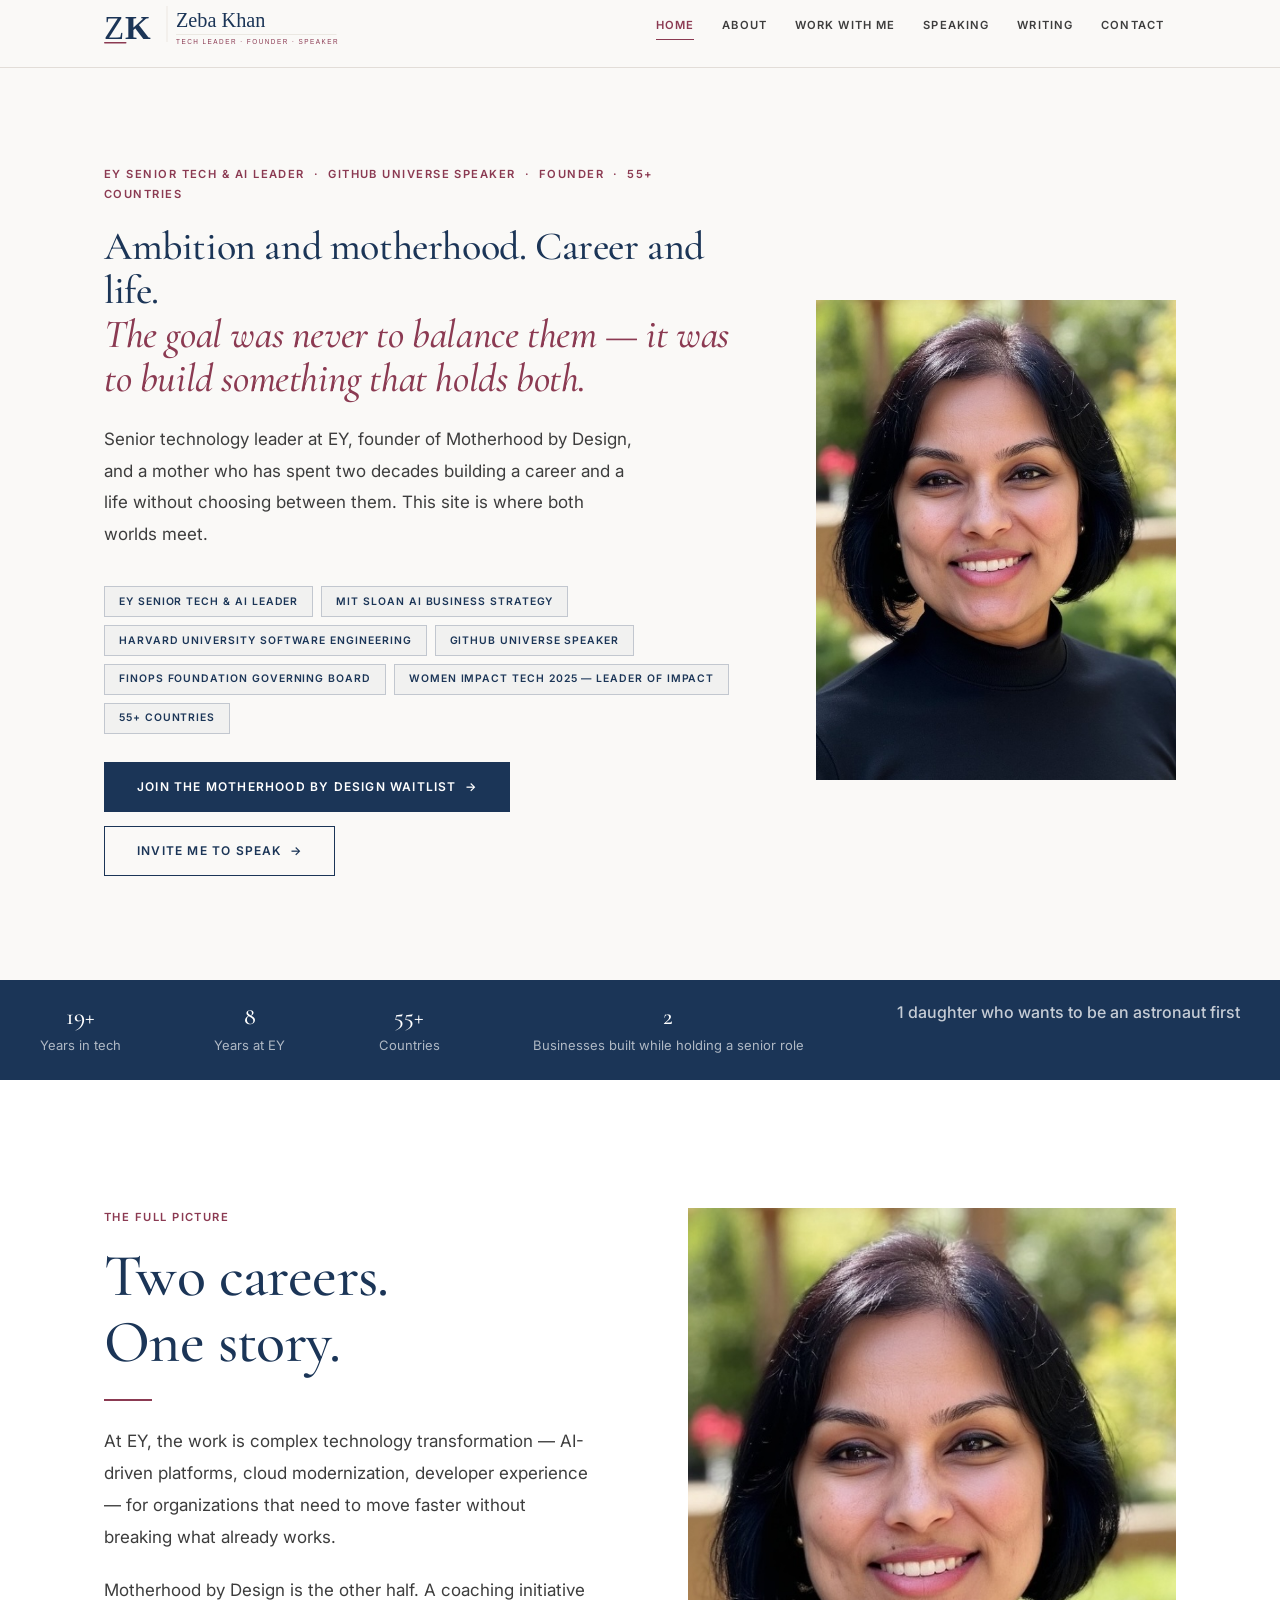
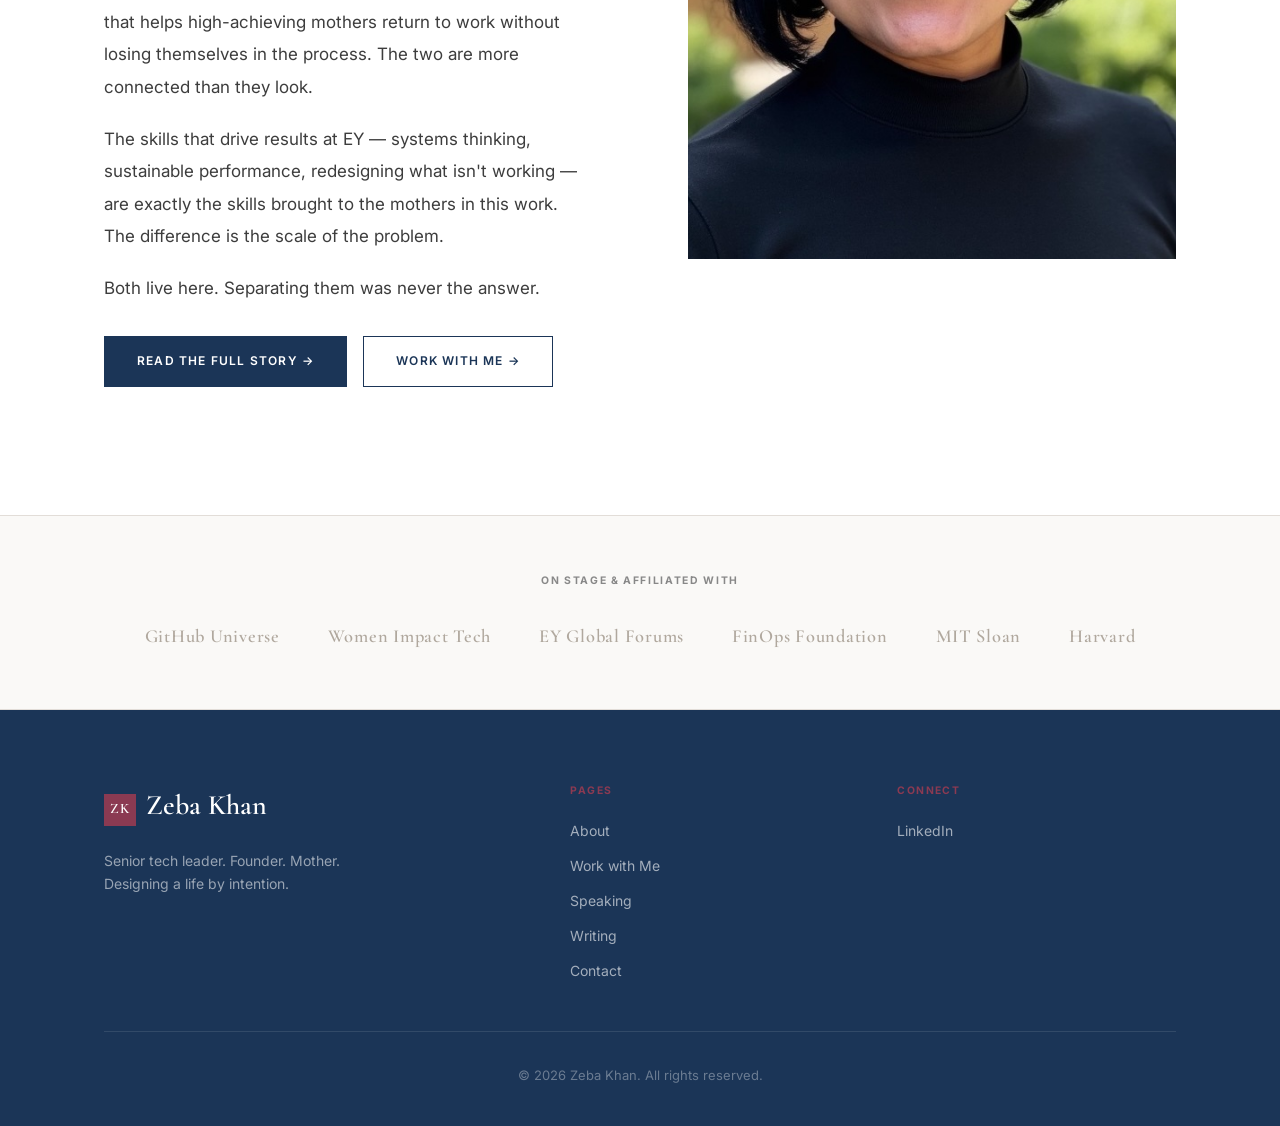
<file: index.html>
<!DOCTYPE html>
<html lang="en">
<head>
  <meta charset="UTF-8">
  <meta name="viewport" content="width=device-width, initial-scale=1.0">
  <title>Zeba Khan — Senior Tech Leader, Founder & Speaker</title>
  <meta name="description" content="EY Senior Tech & AI Leader, founder of Motherhood by Design, GitHub Universe speaker. Building work and life with intention.">

  <!-- Open Graph -->
  <meta property="og:type" content="website">
  <meta property="og:site_name" content="Zeba Khan">
  <meta property="og:title" content="Zeba Khan — Tech Leader · Founder · Speaker">
  <meta property="og:description" content="EY Senior Tech & AI Leader, founder of Motherhood by Design, GitHub Universe speaker. Building work and life with intention.">
  <meta property="og:url" content="https://auravivegroup.com">
  <meta property="og:image" content="/images/og-image.jpg">
  <meta name="twitter:card" content="summary_large_image">

  <!-- Fonts -->
  <link rel="preconnect" href="https://fonts.googleapis.com">
  <link rel="preconnect" href="https://fonts.gstatic.com" crossorigin>
  <link href="https://fonts.googleapis.com/css2?family=Cormorant+Garamond:ital,wght@0,400;0,500;0,600;1,400;1,500&family=Inter:wght@400;500;600&display=swap" rel="stylesheet">
  <link rel="stylesheet" href="css/styles.css">
</head>
<body>

<!-- ======================== NAV ======================== -->
<nav class="nav" role="navigation" aria-label="Main navigation">
  <div class="container">
    <div class="nav__inner">
      <a href="index.html" class="nav__logo">
          <svg xmlns="http://www.w3.org/2000/svg" viewBox="0 0 340 64" height="40" aria-label="Zeba Khan — Tech Leader · Founder · Speaker">
            <text style="font-size:44px;font-weight:200;font-family:Georgia,serif;fill:#1B3557;letter-spacing:-3px" x="0" y="52">Z</text>
            <rect x="0" y="56" width="30" height="2" rx="1" fill="#8B3A52"/>
            <text style="font-size:44px;font-weight:700;font-family:Georgia,serif;fill:#1B3557;letter-spacing:-3px" x="28" y="52">K</text>
            <line x1="84" y1="8" x2="84" y2="56" stroke="#D0CABE" stroke-width="0.5"/>
            <text style="font-size:27px;font-weight:300;font-family:Georgia,serif;fill:#1B3557" x="96" y="36">Zeba Khan</text>
            <line x1="96" y1="46" x2="310" y2="46" stroke="#D0CABE" stroke-width="0.5"/>
            <text style="font-size:8.5px;font-family:sans-serif;fill:#8B3A52;letter-spacing:2px" x="96" y="58">TECH LEADER · FOUNDER · SPEAKER</text>
          </svg>
        </a>
      <ul class="nav__links" role="list">
        <li><a href="index.html">Home</a></li>
        <li><a href="about.html">About</a></li>
        <li><a href="work-with-me.html">Work with Me</a></li>
        <li><a href="speaking.html">Speaking</a></li>
        <li><a href="writing.html">Writing</a></li>
        <li><a href="contact.html">Contact</a></li>
      </ul>
      <button class="nav__toggle" aria-label="Open navigation menu" aria-expanded="false" aria-controls="mobile-menu">
        <span></span><span></span><span></span>
      </button>
    </div>
  </div>
</nav>

<!-- Mobile menu -->
<div class="nav__mobile" id="mobile-menu" role="navigation" aria-label="Mobile navigation">
  <a href="index.html">Home</a>
  <a href="about.html">About</a>
  <a href="work-with-me.html">Work with Me</a>
  <a href="speaking.html">Speaking</a>
  <a href="writing.html">Writing</a>
  <a href="contact.html">Contact</a>
</div>

<!-- ======================== PAGE CONTENT ======================== -->
<main class="page-content">

  <!-- HERO -->
  <section class="hero">
    <div class="container">
      <div class="hero__grid">

        <div class="hero__content">
          <span class="eyebrow hero__eyebrow">EY Senior Tech &amp; AI Leader &nbsp;·&nbsp; GitHub Universe Speaker &nbsp;·&nbsp; Founder &nbsp;·&nbsp; 55+ Countries</span>

          <h1 class="hero__headline">
            Ambition and motherhood. Career and life.<br>
            <em style="color: var(--rose); font-style: italic;">The goal was never to balance them — it was to build something that holds both.</em>
          </h1>

          <p class="hero__sub">
            Senior technology leader at EY, founder of Motherhood by Design, and a mother who has spent two decades building a career and a life without choosing between them. This site is where both worlds meet.
          </p>

          <!-- Credential pills -->
          <div class="pills">
            <span class="pill">EY Senior Tech &amp; AI Leader</span>
            <span class="pill">MIT Sloan AI Business Strategy</span>
            <span class="pill">Harvard University Software Engineering</span>
            <span class="pill">GitHub Universe Speaker</span>
            <span class="pill">FinOps Foundation Governing Board</span>
            <span class="pill">Women Impact Tech 2025 — Leader of Impact</span>
            <span class="pill">55+ Countries</span>
          </div>

          <div class="hero__actions">
            <a href="work-with-me.html" class="btn btn--primary">Join the Motherhood by Design waitlist &nbsp;→</a>
            <a href="contact.html" class="btn btn--outline">Invite me to speak &nbsp;→</a>
          </div>
        </div>

        <!-- Hero image -->
        <div class="hero__image">
          <div class="img-frame img-frame--portrait">
            <img src="images/zeba-portrait.jpg" alt="Zeba Khan">
          </div>
        </div>

      </div>
    </div>
  </section>

  <!-- BY THE NUMBERS — Stat strip -->
  <div class="stat-strip" aria-label="Highlights by the numbers">
    <div class="stat-strip__inner">
      <div class="stat-strip__item"><strong>19+</strong>Years in tech</div>
      <div class="stat-strip__item"><strong>8</strong>Years at EY</div>
      <div class="stat-strip__item"><strong>55+</strong>Countries</div>
      <div class="stat-strip__item"><strong>2</strong>Businesses built while holding a senior role</div>
      <div class="stat-strip__item">
        <strong style="font-size: 1rem; font-family: var(--font-body); color: rgba(255,255,255,0.75);">1 daughter who wants to be an astronaut first</strong>
      </div>
    </div>
  </div>

  <!-- INTRO — Two careers. One story. -->
  <section class="intro section">
    <div class="container">
      <div class="intro__grid">

        <div class="intro__text">
          <span class="eyebrow mb-3" style="display:block; margin-bottom: 1rem;">The full picture</span>
          <h2>Two careers.<br>One story.</h2>
          <div class="divider" style="margin: 1.5rem 0;"></div>

          <p>At EY, the work is complex technology transformation — AI-driven platforms, cloud modernization, developer experience — for organizations that need to move faster without breaking what already works.</p>

          <p>Motherhood by Design is the other half. A coaching initiative that helps high-achieving mothers return to work without losing themselves in the process. The two are more connected than they look.</p>

          <p>The skills that drive results at EY — systems thinking, sustainable performance, redesigning what isn't working — are exactly the skills brought to the mothers in this work. The difference is the scale of the problem.</p>

          <p>Both live here. Separating them was never the answer.</p>

          <div style="margin-top: 2rem; display: flex; flex-wrap: wrap; gap: 1rem;">
            <a href="about.html" class="btn btn--primary">Read the full story →</a>
            <a href="work-with-me.html" class="btn btn--outline">Work with me →</a>
          </div>
        </div>

        <!-- Intro image -->
        <div class="intro__image">
          <div class="img-frame img-frame--portrait">
            <img src="images/zeba-portrait.jpg" alt="Zeba Khan">
          </div>
        </div>

      </div>
    </div>
  </section>

  <!-- FEATURED IN / AS SEEN ON -->
  <div class="featured-strip">
    <div class="container">
      <p class="featured-strip__label">On stage &amp; affiliated with</p>
      <div class="featured-strip__logos">
        <span class="featured-strip__logo">GitHub Universe</span>
        <span class="featured-strip__logo">Women Impact Tech</span>
        <span class="featured-strip__logo">EY Global Forums</span>
        <span class="featured-strip__logo">FinOps Foundation</span>
        <span class="featured-strip__logo">MIT Sloan</span>
        <span class="featured-strip__logo">Harvard</span>
      </div>
    </div>
  </div>

</main>

<!-- ======================== FOOTER ======================== -->
<footer class="footer">
  <div class="container">
    <div class="footer__top">
      <div>
        <a href="index.html" class="footer__logo"><span class="footer__logo-mark">ZK</span><p class="footer__name">Zeba Khan</p></a>
        <p class="footer__tagline">Senior tech leader. Founder. Mother.<br>Designing a life by intention.</p>
      </div>
      <div>
        <span class="footer__col-label">Pages</span>
        <nav class="footer__nav-links" aria-label="Footer navigation">
          <a href="about.html">About</a>
          <a href="work-with-me.html">Work with Me</a>
          <a href="speaking.html">Speaking</a>
          <a href="writing.html">Writing</a>
          <a href="contact.html">Contact</a>
        </nav>
      </div>
      <div>
        <span class="footer__col-label">Connect</span>
        <div class="footer__social-links">
          <a href="https://linkedin.com/in/zeba-khan1" target="_blank" rel="noopener noreferrer">LinkedIn</a>
        </div>
      </div>
    </div>
    <div class="footer__bottom">
      <p>&copy; 2026 Zeba Khan. All rights reserved.</p>
    </div>
  </div>
</footer>

<script src="js/main.js"></script>
</body>
</html>
</file>
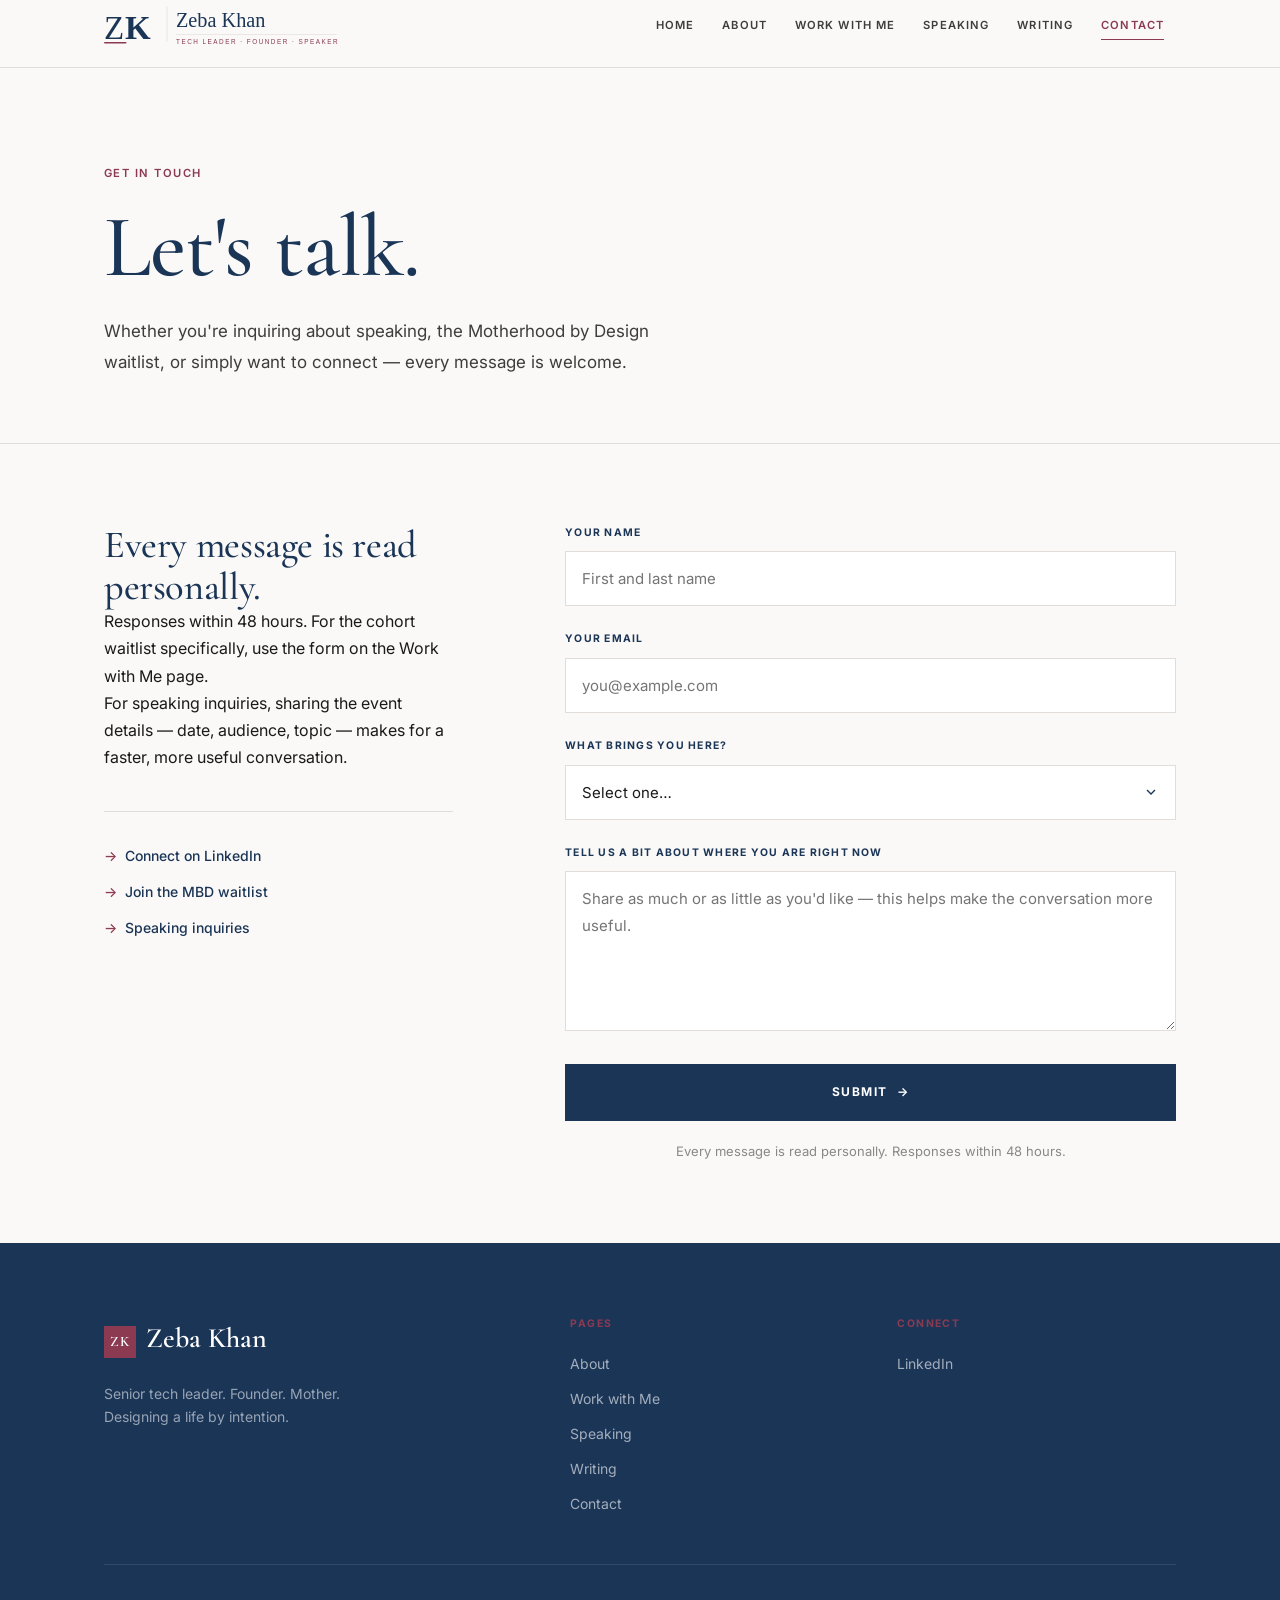
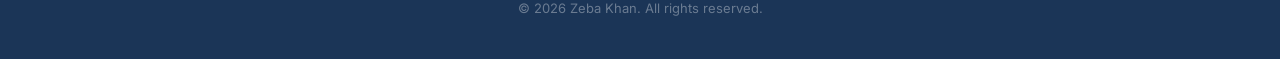
<file: contact.html>
<!DOCTYPE html>
<html lang="en">
<head>
  <meta charset="UTF-8">
  <meta name="viewport" content="width=device-width, initial-scale=1.0">
  <title>Contact — Zeba Khan</title>
  <meta name="description" content="Get in touch for speaking inquiries, the Motherhood by Design waitlist, or to connect.">

  <!-- Open Graph -->
  <meta property="og:type" content="website">
  <meta property="og:site_name" content="Zeba Khan">
  <meta property="og:title" content="Contact Zeba Khan — Tech Leader · Founder · Speaker">
  <meta property="og:description" content="Speaking inquiries, the Motherhood by Design waitlist, or to connect. Every message is read personally.">
  <meta property="og:url" content="https://auravivegroup.com/contact.html">
  <meta property="og:image" content="/images/og-image.jpg">
  <meta name="twitter:card" content="summary_large_image">

  <!-- Fonts -->
  <link rel="preconnect" href="https://fonts.googleapis.com">
  <link rel="preconnect" href="https://fonts.gstatic.com" crossorigin>
  <link href="https://fonts.googleapis.com/css2?family=Cormorant+Garamond:ital,wght@0,400;0,500;0,600;1,400;1,500&family=Inter:wght@400;500;600&display=swap" rel="stylesheet">
  <link rel="stylesheet" href="css/styles.css">
</head>
<body>

<!-- ======================== NAV ======================== -->
<nav class="nav" role="navigation" aria-label="Main navigation">
  <div class="container">
    <div class="nav__inner">
      <a href="index.html" class="nav__logo">
          <svg xmlns="http://www.w3.org/2000/svg" viewBox="0 0 340 64" height="40" aria-label="Zeba Khan — Tech Leader · Founder · Speaker">
            <text style="font-size:44px;font-weight:200;font-family:Georgia,serif;fill:#1B3557;letter-spacing:-3px" x="0" y="52">Z</text>
            <rect x="0" y="56" width="30" height="2" rx="1" fill="#8B3A52"/>
            <text style="font-size:44px;font-weight:700;font-family:Georgia,serif;fill:#1B3557;letter-spacing:-3px" x="28" y="52">K</text>
            <line x1="84" y1="8" x2="84" y2="56" stroke="#D0CABE" stroke-width="0.5"/>
            <text style="font-size:27px;font-weight:300;font-family:Georgia,serif;fill:#1B3557" x="96" y="36">Zeba Khan</text>
            <line x1="96" y1="46" x2="310" y2="46" stroke="#D0CABE" stroke-width="0.5"/>
            <text style="font-size:8.5px;font-family:sans-serif;fill:#8B3A52;letter-spacing:2px" x="96" y="58">TECH LEADER · FOUNDER · SPEAKER</text>
          </svg>
        </a>
      <ul class="nav__links" role="list">
        <li><a href="index.html">Home</a></li>
        <li><a href="about.html">About</a></li>
        <li><a href="work-with-me.html">Work with Me</a></li>
        <li><a href="speaking.html">Speaking</a></li>
        <li><a href="writing.html">Writing</a></li>
        <li><a href="contact.html">Contact</a></li>
      </ul>
      <button class="nav__toggle" aria-label="Open navigation menu" aria-expanded="false" aria-controls="mobile-menu">
        <span></span><span></span><span></span>
      </button>
    </div>
  </div>
</nav>

<div class="nav__mobile" id="mobile-menu" role="navigation" aria-label="Mobile navigation">
  <a href="index.html">Home</a>
  <a href="about.html">About</a>
  <a href="work-with-me.html">Work with Me</a>
  <a href="speaking.html">Speaking</a>
  <a href="writing.html">Writing</a>
  <a href="contact.html">Contact</a>
</div>

<!-- ======================== PAGE CONTENT ======================== -->
<main class="page-content">

  <!-- PAGE HEADER -->
  <header class="page-header">
    <div class="container">
      <span class="eyebrow" style="margin-bottom: 1rem; display: block;">Get in touch</span>
      <h1>Let's talk.</h1>
      <p class="page-header__sub">Whether you're inquiring about speaking, the Motherhood by Design waitlist, or simply want to connect — every message is welcome.</p>
    </div>
  </header>

  <!-- CONTACT LAYOUT -->
  <div class="container">
    <div class="contact-layout">

      <!-- Left: info -->
      <aside>
        <h3>Every message is read personally.</h3>
        <p>Responses within 48 hours. For the cohort waitlist specifically, use the form on the Work with Me page.</p>
        <p>For speaking inquiries, sharing the event details — date, audience, topic — makes for a faster, more useful conversation.</p>

        <div class="contact-social">
          <a href="https://linkedin.com/in/zeba-khan1" target="_blank" rel="noopener noreferrer">Connect on LinkedIn</a>
          <a href="work-with-me.html">Join the MBD waitlist</a>
          <a href="speaking.html">Speaking inquiries</a>
        </div>
      </aside>

      <!-- Right: form -->
      <div>
        <!--
          FORMSPREE SETUP:
          1. Go to formspree.io and create a free account
          2. Create a new form and copy your form ID
          3. Replace YOUR_FORMSPREE_ID in the action URL below
             e.g. action="https://formspree.io/f/abcdefgh"
        -->
        <form
          class="contact-form js-contact-form"
          action="https://formspree.io/f/mdaybpdd"
          method="POST"
          novalidate
        >
          <!-- Name -->
          <div class="form-group">
            <label class="form-label" for="name">Your name</label>
            <input
              class="form-input"
              type="text"
              id="name"
              name="name"
              placeholder="First and last name"
              required
              autocomplete="name"
            >
          </div>

          <!-- Email -->
          <div class="form-group">
            <label class="form-label" for="email">Your email</label>
            <input
              class="form-input"
              type="email"
              id="email"
              name="email"
              placeholder="you@example.com"
              required
              autocomplete="email"
            >
          </div>

          <!-- What brings you here -->
          <div class="form-group">
            <label class="form-label" for="inquiry">What brings you here?</label>
            <select class="form-select" id="inquiry" name="inquiry" required>
              <option value="" disabled selected>Select one…</option>
              <option value="cohort">Cohort application</option>
              <option value="speaking">Speaking inquiry</option>
              <option value="connection">General connection</option>
              <option value="other">Other</option>
            </select>
          </div>

          <!-- Tell me about where you are -->
          <div class="form-group">
            <label class="form-label" for="message">Tell us a bit about where you are right now</label>
            <textarea
              class="form-textarea"
              id="message"
              name="message"
              placeholder="Share as much or as little as you'd like — this helps make the conversation more useful."
              required
            ></textarea>
          </div>

          <!-- Hidden honeypot for spam -->
          <input type="text" name="_gotcha" style="display:none">

          <button type="submit" class="form-submit">Submit &nbsp;→</button>

          <!-- Status message (populated by JS) -->
          <p class="form-note js-form-status">Every message is read personally. Responses within 48 hours.</p>
        </form>
      </div>

    </div>
  </div>

</main>

<!-- ======================== FOOTER ======================== -->
<footer class="footer">
  <div class="container">
    <div class="footer__top">
      <div>
        <a href="index.html" class="footer__logo"><span class="footer__logo-mark">ZK</span><p class="footer__name">Zeba Khan</p></a>
        <p class="footer__tagline">Senior tech leader. Founder. Mother.<br>Designing a life by intention.</p>
      </div>
      <div>
        <span class="footer__col-label">Pages</span>
        <nav class="footer__nav-links" aria-label="Footer navigation">
          <a href="about.html">About</a>
          <a href="work-with-me.html">Work with Me</a>
          <a href="speaking.html">Speaking</a>
          <a href="writing.html">Writing</a>
          <a href="contact.html">Contact</a>
        </nav>
      </div>
      <div>
        <span class="footer__col-label">Connect</span>
        <div class="footer__social-links">
          <a href="https://linkedin.com/in/zeba-khan1" target="_blank" rel="noopener noreferrer">LinkedIn</a>
        </div>
      </div>
    </div>
    <div class="footer__bottom">
      <p>&copy; 2026 Zeba Khan. All rights reserved.</p>
    </div>
  </div>
</footer>

<script src="js/main.js"></script>
</body>
</html>
</file>
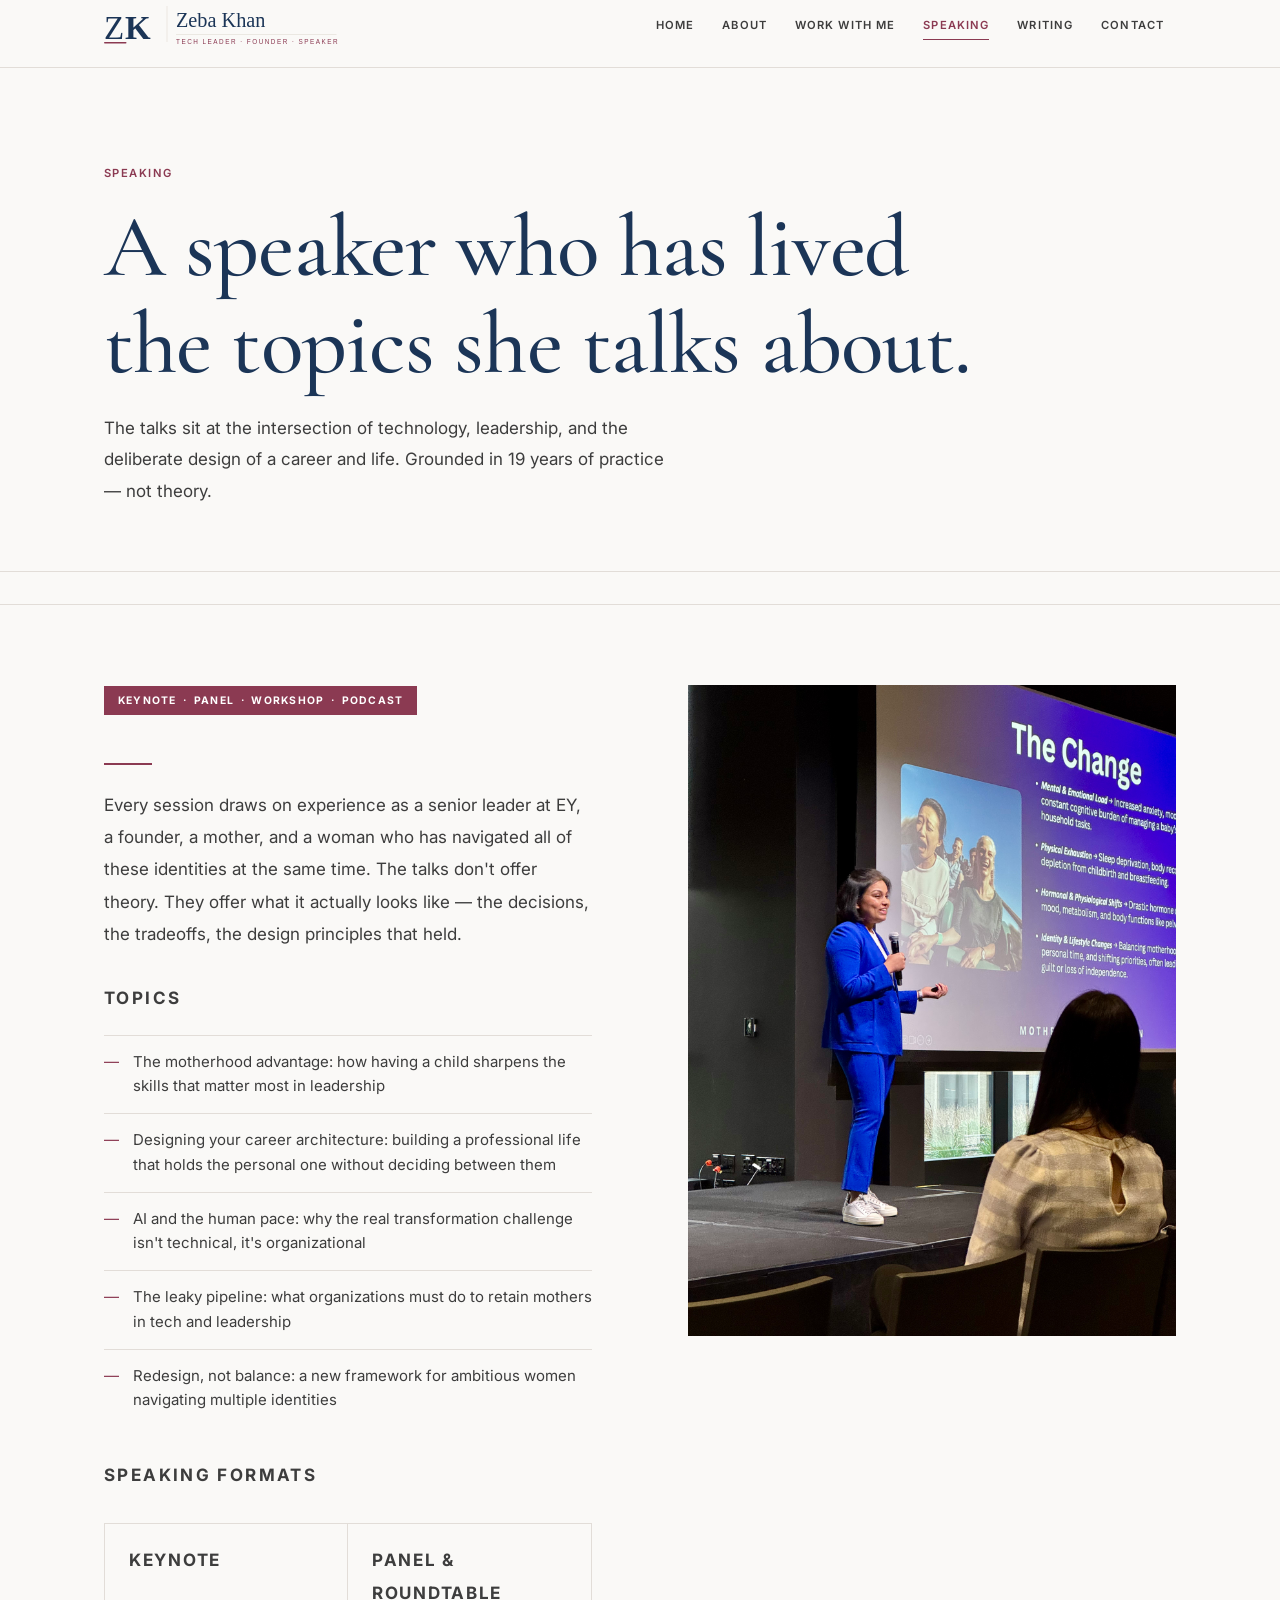
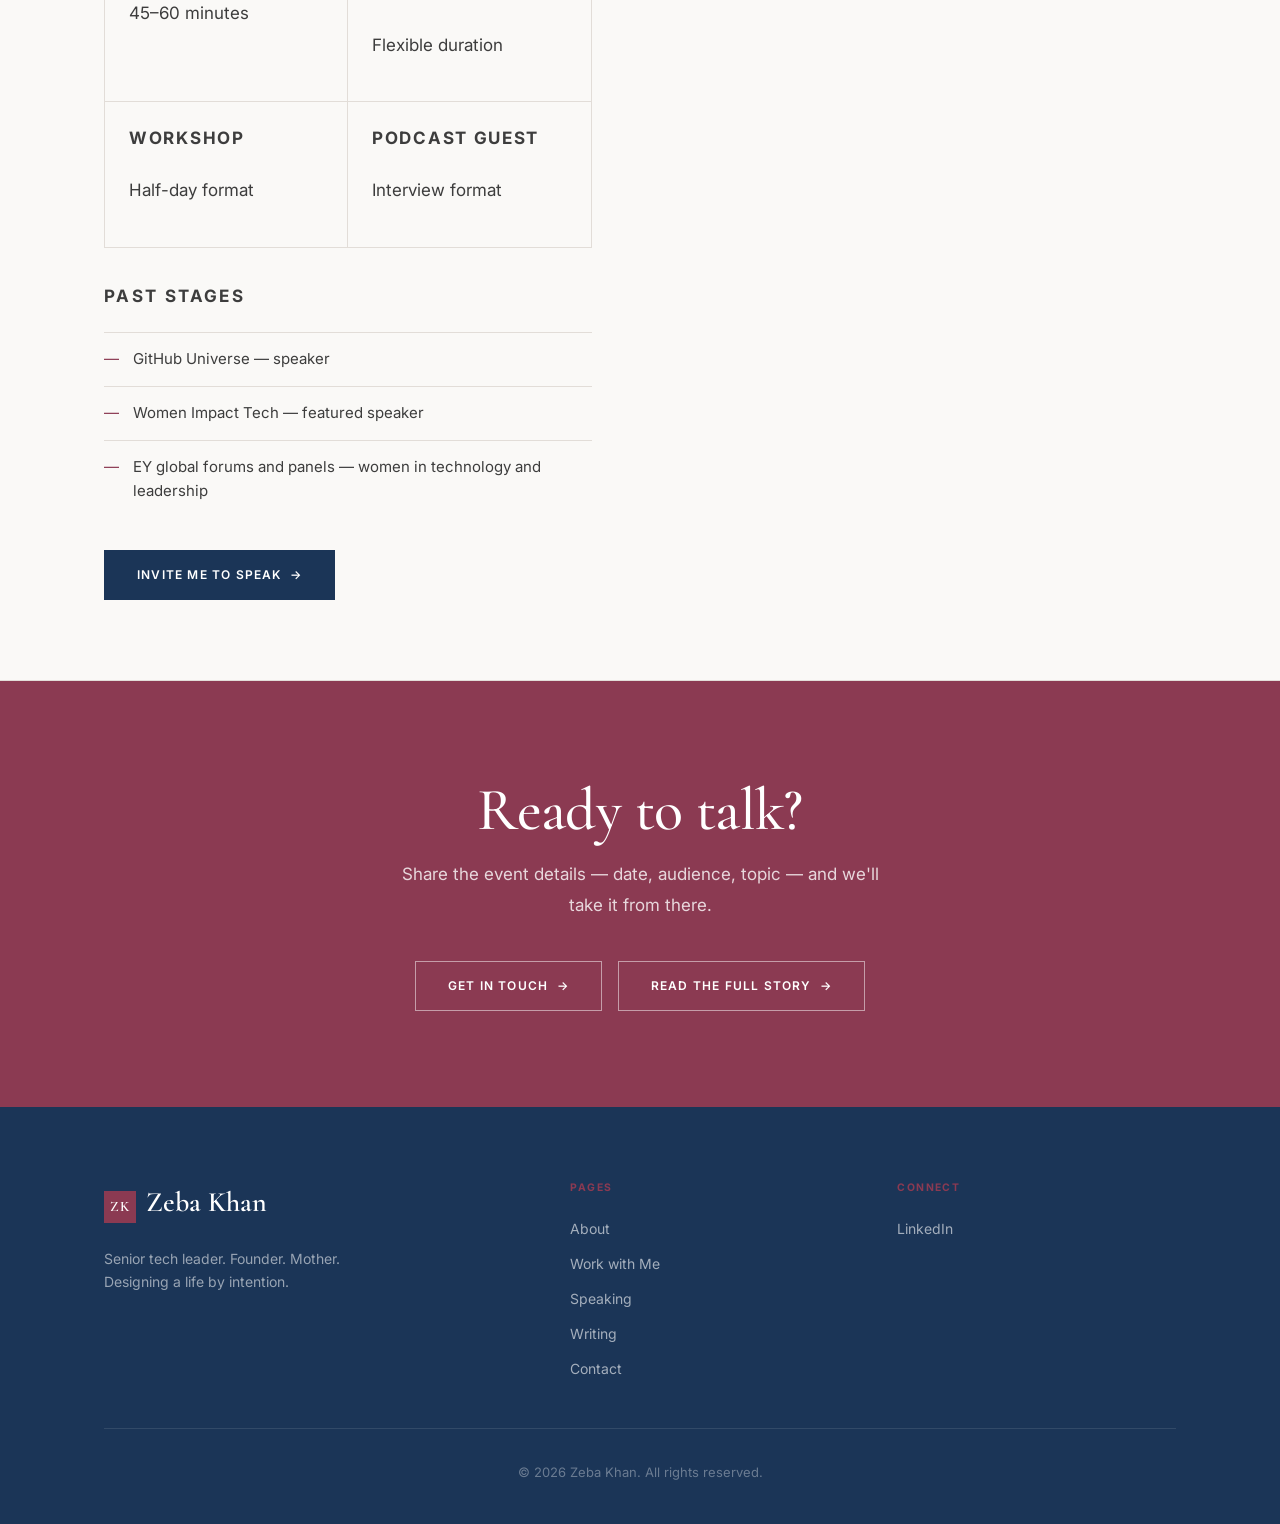
<file: speaking.html>
<!DOCTYPE html>
<html lang="en">
<head>
  <meta charset="UTF-8">
  <meta name="viewport" content="width=device-width, initial-scale=1.0">
  <title>Speaking — Zeba Khan · Keynotes, Panels, Workshops</title>
  <meta name="description" content="Keynote speaker on technology, leadership, and building a career and life by design. GitHub Universe speaker. Book Zeba for keynotes, panels, workshops, and podcast interviews.">

  <!-- Open Graph -->
  <meta property="og:type" content="website">
  <meta property="og:site_name" content="Zeba Khan">
  <meta property="og:title" content="Speaking — Zeba Khan · Keynotes, Panels, Workshops">
  <meta property="og:description" content="Keynote speaking on technology, leadership, and building a career and life by design. GitHub Universe speaker. Book Zeba for your next event.">
  <meta property="og:url" content="https://auravivegroup.com/speaking.html">
  <meta property="og:image" content="/images/og-image.jpg">
  <meta name="twitter:card" content="summary_large_image">

  <!-- Fonts -->
  <link rel="preconnect" href="https://fonts.googleapis.com">
  <link rel="preconnect" href="https://fonts.gstatic.com" crossorigin>
  <link href="https://fonts.googleapis.com/css2?family=Cormorant+Garamond:ital,wght@0,400;0,500;0,600;1,400;1,500&family=Inter:wght@400;500;600&display=swap" rel="stylesheet">
  <link rel="stylesheet" href="css/styles.css">
</head>
<body>

<!-- ======================== NAV ======================== -->
<nav class="nav" role="navigation" aria-label="Main navigation">
  <div class="container">
    <div class="nav__inner">
      <a href="index.html" class="nav__logo">
        <svg xmlns="http://www.w3.org/2000/svg" viewBox="0 0 340 64" height="40" aria-label="Zeba Khan — Tech Leader · Founder · Speaker">
          <text style="font-size:44px;font-weight:200;font-family:Georgia,serif;fill:#1B3557;letter-spacing:-3px" x="0" y="52">Z</text>
          <rect x="0" y="56" width="30" height="2" rx="1" fill="#8B3A52"/>
          <text style="font-size:44px;font-weight:700;font-family:Georgia,serif;fill:#1B3557;letter-spacing:-3px" x="28" y="52">K</text>
          <line x1="84" y1="8" x2="84" y2="56" stroke="#D0CABE" stroke-width="0.5"/>
          <text style="font-size:27px;font-weight:300;font-family:Georgia,serif;fill:#1B3557" x="96" y="36">Zeba Khan</text>
          <line x1="96" y1="46" x2="310" y2="46" stroke="#D0CABE" stroke-width="0.5"/>
          <text style="font-size:8.5px;font-family:sans-serif;fill:#8B3A52;letter-spacing:2px" x="96" y="58">TECH LEADER · FOUNDER · SPEAKER</text>
        </svg>
      </a>
      <ul class="nav__links" role="list">
        <li><a href="index.html">Home</a></li>
        <li><a href="about.html">About</a></li>
        <li><a href="work-with-me.html">Work with Me</a></li>
        <li><a href="speaking.html">Speaking</a></li>
        <li><a href="writing.html">Writing</a></li>
        <li><a href="contact.html">Contact</a></li>
      </ul>
      <button class="nav__toggle" aria-label="Open navigation menu" aria-expanded="false" aria-controls="mobile-menu">
        <span></span><span></span><span></span>
      </button>
    </div>
  </div>
</nav>

<div class="nav__mobile" id="mobile-menu" role="navigation" aria-label="Mobile navigation">
  <a href="index.html">Home</a>
  <a href="about.html">About</a>
  <a href="work-with-me.html">Work with Me</a>
  <a href="speaking.html">Speaking</a>
  <a href="writing.html">Writing</a>
  <a href="contact.html">Contact</a>
</div>

<!-- ======================== PAGE CONTENT ======================== -->
<main class="page-content">

  <!-- PAGE HEADER -->
  <header class="page-header">
    <div class="container">
      <span class="eyebrow" style="margin-bottom: 1rem; display: block;">Speaking</span>
      <h1>A speaker who has lived<br>the topics she talks about.</h1>
      <p class="page-header__sub">The talks sit at the intersection of technology, leadership, and the deliberate design of a career and life. Grounded in 19 years of practice — not theory.</p>
    </div>
  </header>

  <!-- SPEAKING SECTION -->
  <section class="wm-service" id="speaking">
    <div class="container">
      <div class="wm-service__grid">

        <!-- Image (left on desktop) -->
        <div style="order: 2;">
          <div class="img-frame img-frame--portrait">
            <img src="images/zeba-speaker.jpg" alt="Zeba Khan — Speaker">
          </div>
        </div>

        <!-- Content (right on desktop) -->
        <div class="wm-service__body" style="order: 1;">
          <span class="wm-service__tag">Keynote &nbsp;·&nbsp; Panel &nbsp;·&nbsp; Workshop &nbsp;·&nbsp; Podcast</span>
          <div class="divider" style="margin: 1.5rem 0;"></div>

          <p>Every session draws on experience as a senior leader at EY, a founder, a mother, and a woman who has navigated all of these identities at the same time. The talks don't offer theory. They offer what it actually looks like — the decisions, the tradeoffs, the design principles that held.</p>

          <!-- Topics -->
          <div class="wm-list">
            <p class="wm-list__title">Topics</p>
            <ul>
              <li>The motherhood advantage: how having a child sharpens the skills that matter most in leadership</li>
              <li>Designing your career architecture: building a professional life that holds the personal one without deciding between them</li>
              <li>AI and the human pace: why the real transformation challenge isn't technical, it's organizational</li>
              <li>The leaky pipeline: what organizations must do to retain mothers in tech and leadership</li>
              <li>Redesign, not balance: a new framework for ambitious women navigating multiple identities</li>
            </ul>
          </div>

          <!-- Speaking formats -->
          <p class="wm-list__title" style="margin-bottom: 0.75rem;">Speaking formats</p>
          <div class="speaking-formats">
            <div class="speaking-format">
              <p class="speaking-format__title">Keynote</p>
              <p class="speaking-format__detail">45–60 minutes</p>
            </div>
            <div class="speaking-format">
              <p class="speaking-format__title">Panel &amp; Roundtable</p>
              <p class="speaking-format__detail">Flexible duration</p>
            </div>
            <div class="speaking-format">
              <p class="speaking-format__title">Workshop</p>
              <p class="speaking-format__detail">Half-day format</p>
            </div>
            <div class="speaking-format">
              <p class="speaking-format__title">Podcast Guest</p>
              <p class="speaking-format__detail">Interview format</p>
            </div>
          </div>

          <!-- Past stages -->
          <div class="wm-list" style="margin-top: 2rem;">
            <p class="wm-list__title">Past stages</p>
            <ul>
              <li>GitHub Universe — speaker</li>
              <li>Women Impact Tech — featured speaker</li>
              <li>EY global forums and panels — women in technology and leadership</li>
            </ul>
          </div>

          <div style="margin-top: 2rem;">
            <a href="contact.html?inquiry=speaking" class="btn btn--primary">Invite me to speak &nbsp;→</a>
          </div>
        </div>

      </div>
    </div>
  </section>

  <!-- CTA BANNER -->
  <div class="cta-banner">
    <div class="container">
      <h2>Ready to talk?</h2>
      <p>Share the event details — date, audience, topic — and we'll take it from there.</p>
      <div class="btn-group">
        <a href="contact.html?inquiry=speaking" class="btn btn--outline-white">Get in touch &nbsp;→</a>
        <a href="about.html" class="btn btn--outline-white">Read the full story &nbsp;→</a>
      </div>
    </div>
  </div>

</main>

<!-- ======================== FOOTER ======================== -->
<footer class="footer">
  <div class="container">
    <div class="footer__top">
      <div>
        <a href="index.html" class="footer__logo"><span class="footer__logo-mark">ZK</span><p class="footer__name">Zeba Khan</p></a>
        <p class="footer__tagline">Senior tech leader. Founder. Mother.<br>Designing a life by intention.</p>
      </div>
      <div>
        <span class="footer__col-label">Pages</span>
        <nav class="footer__nav-links" aria-label="Footer navigation">
          <a href="about.html">About</a>
          <a href="work-with-me.html">Work with Me</a>
          <a href="speaking.html">Speaking</a>
          <a href="writing.html">Writing</a>
          <a href="contact.html">Contact</a>
        </nav>
      </div>
      <div>
        <span class="footer__col-label">Connect</span>
        <div class="footer__social-links">
          <a href="https://linkedin.com/in/zeba-khan1" target="_blank" rel="noopener noreferrer">LinkedIn</a>
        </div>
      </div>
    </div>
    <div class="footer__bottom">
      <p>&copy; 2026 Zeba Khan. All rights reserved.</p>
    </div>
  </div>
</footer>

<script src="js/main.js"></script>
</body>
</html>
</file>
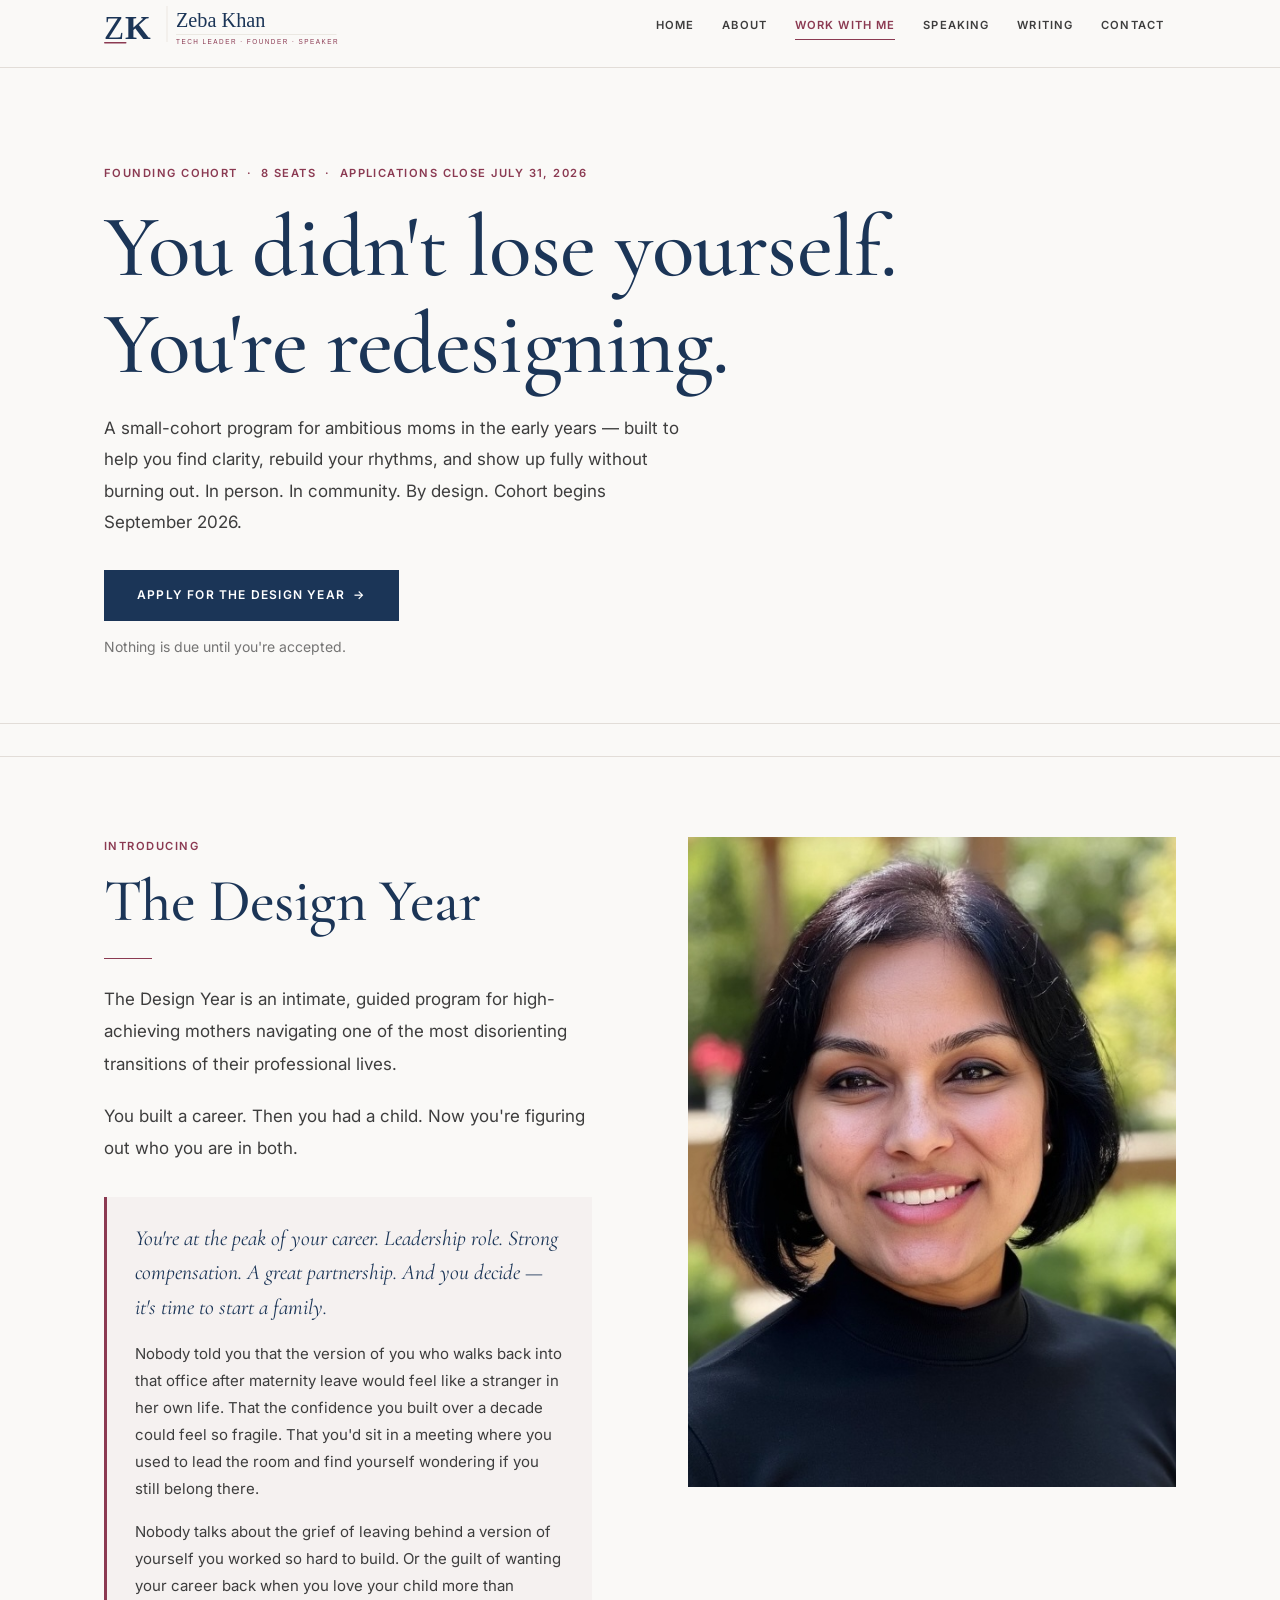
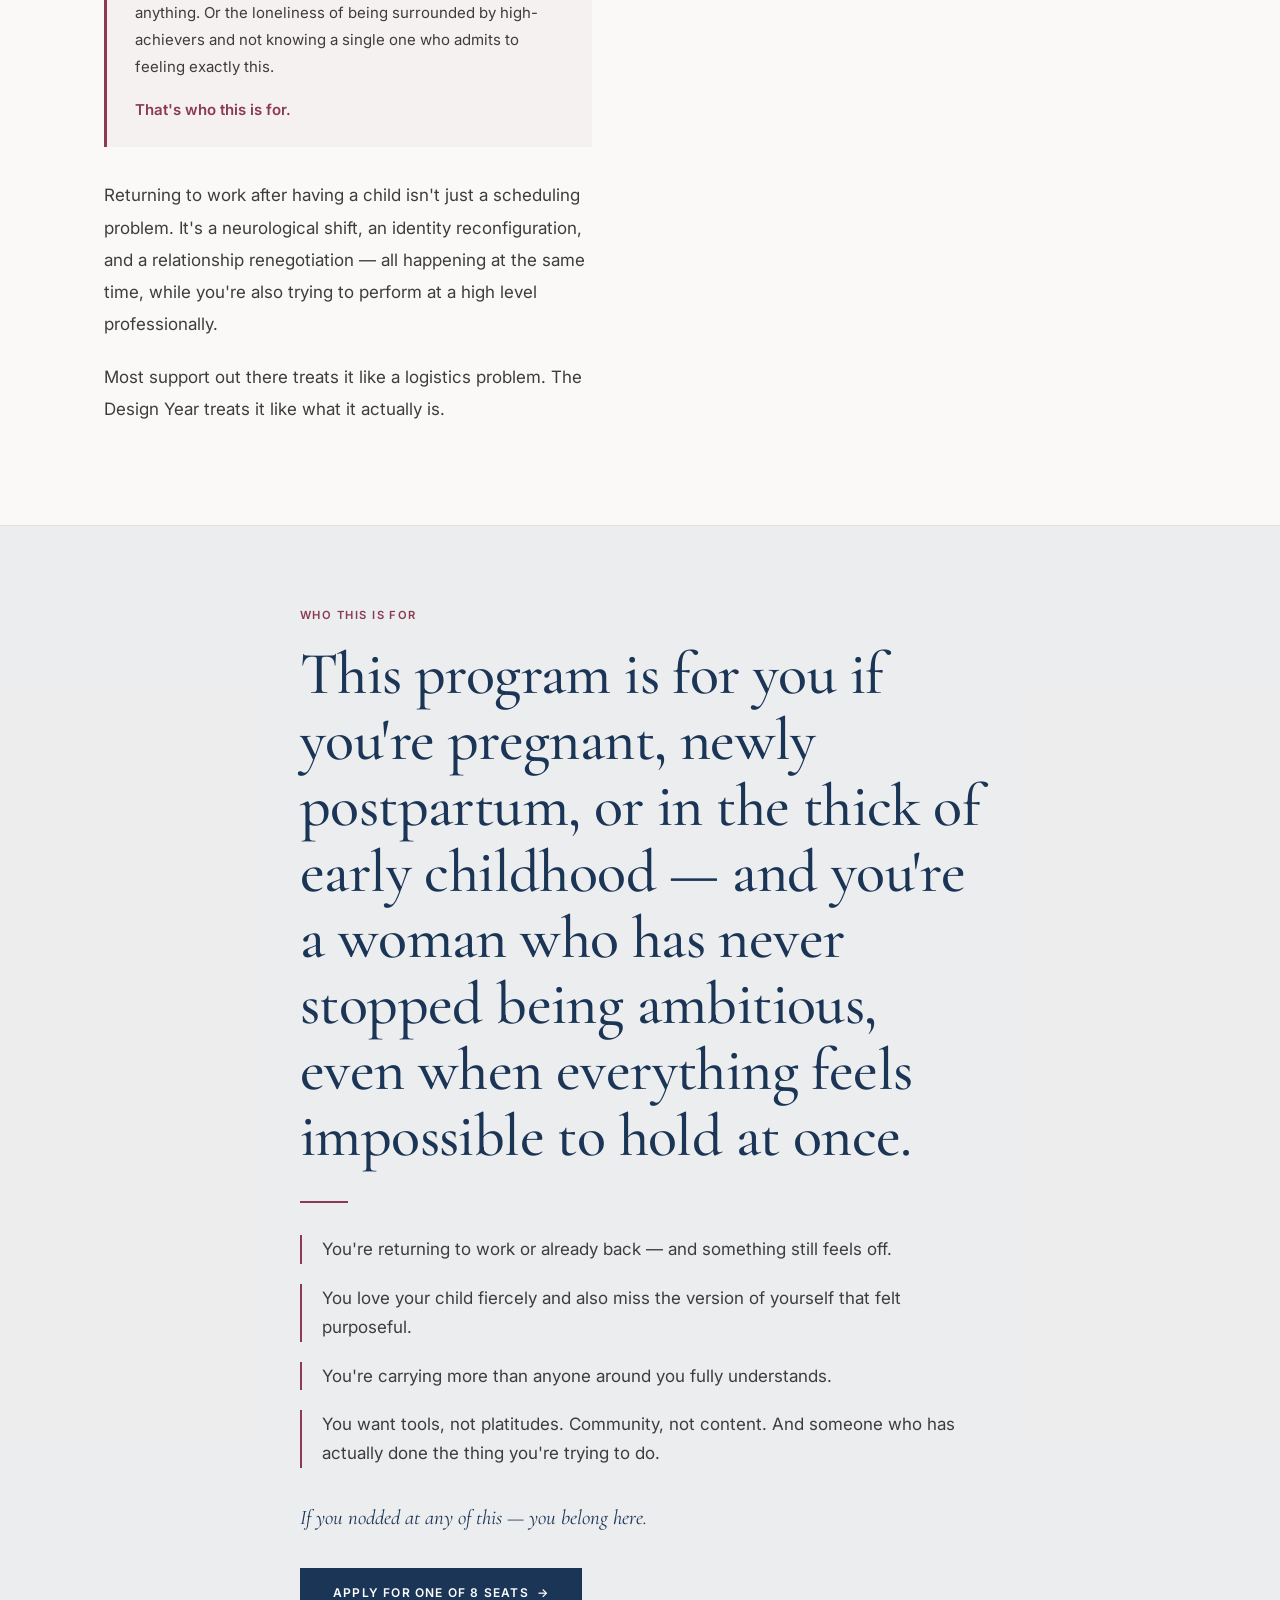
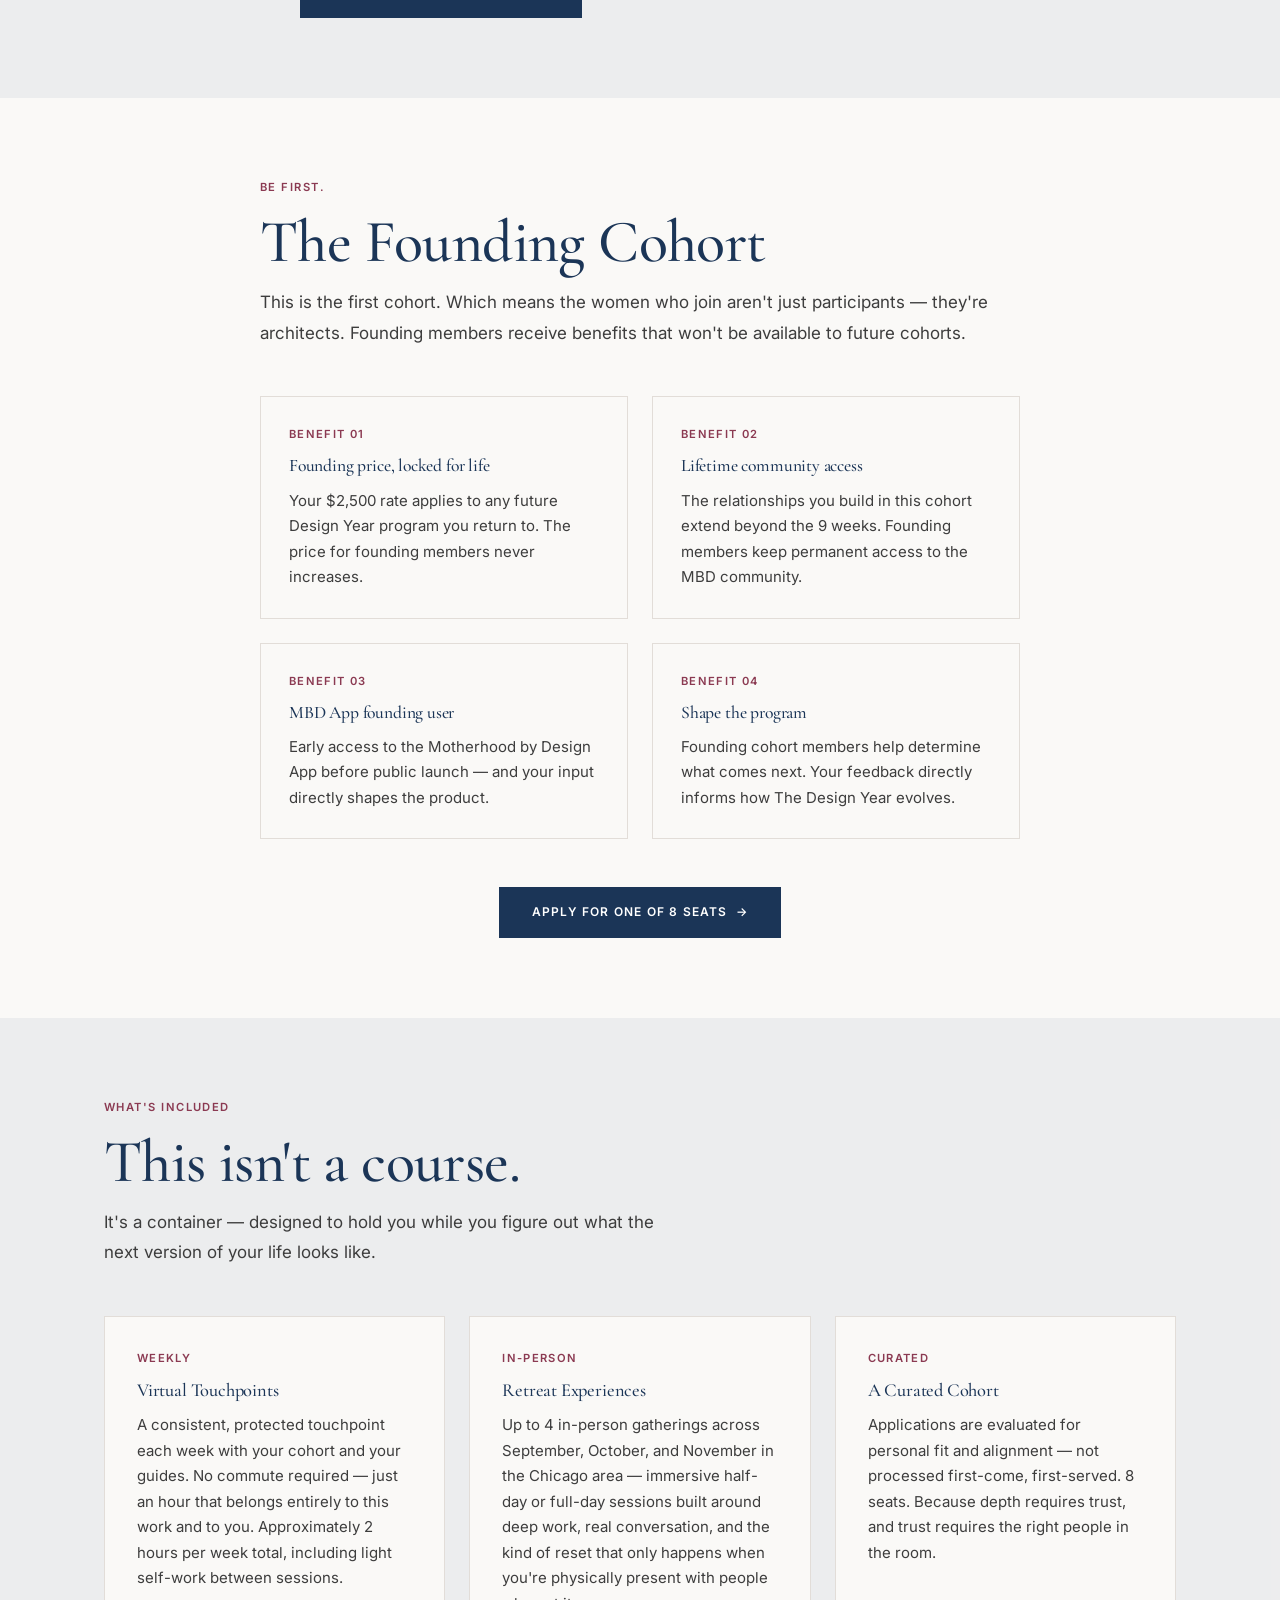
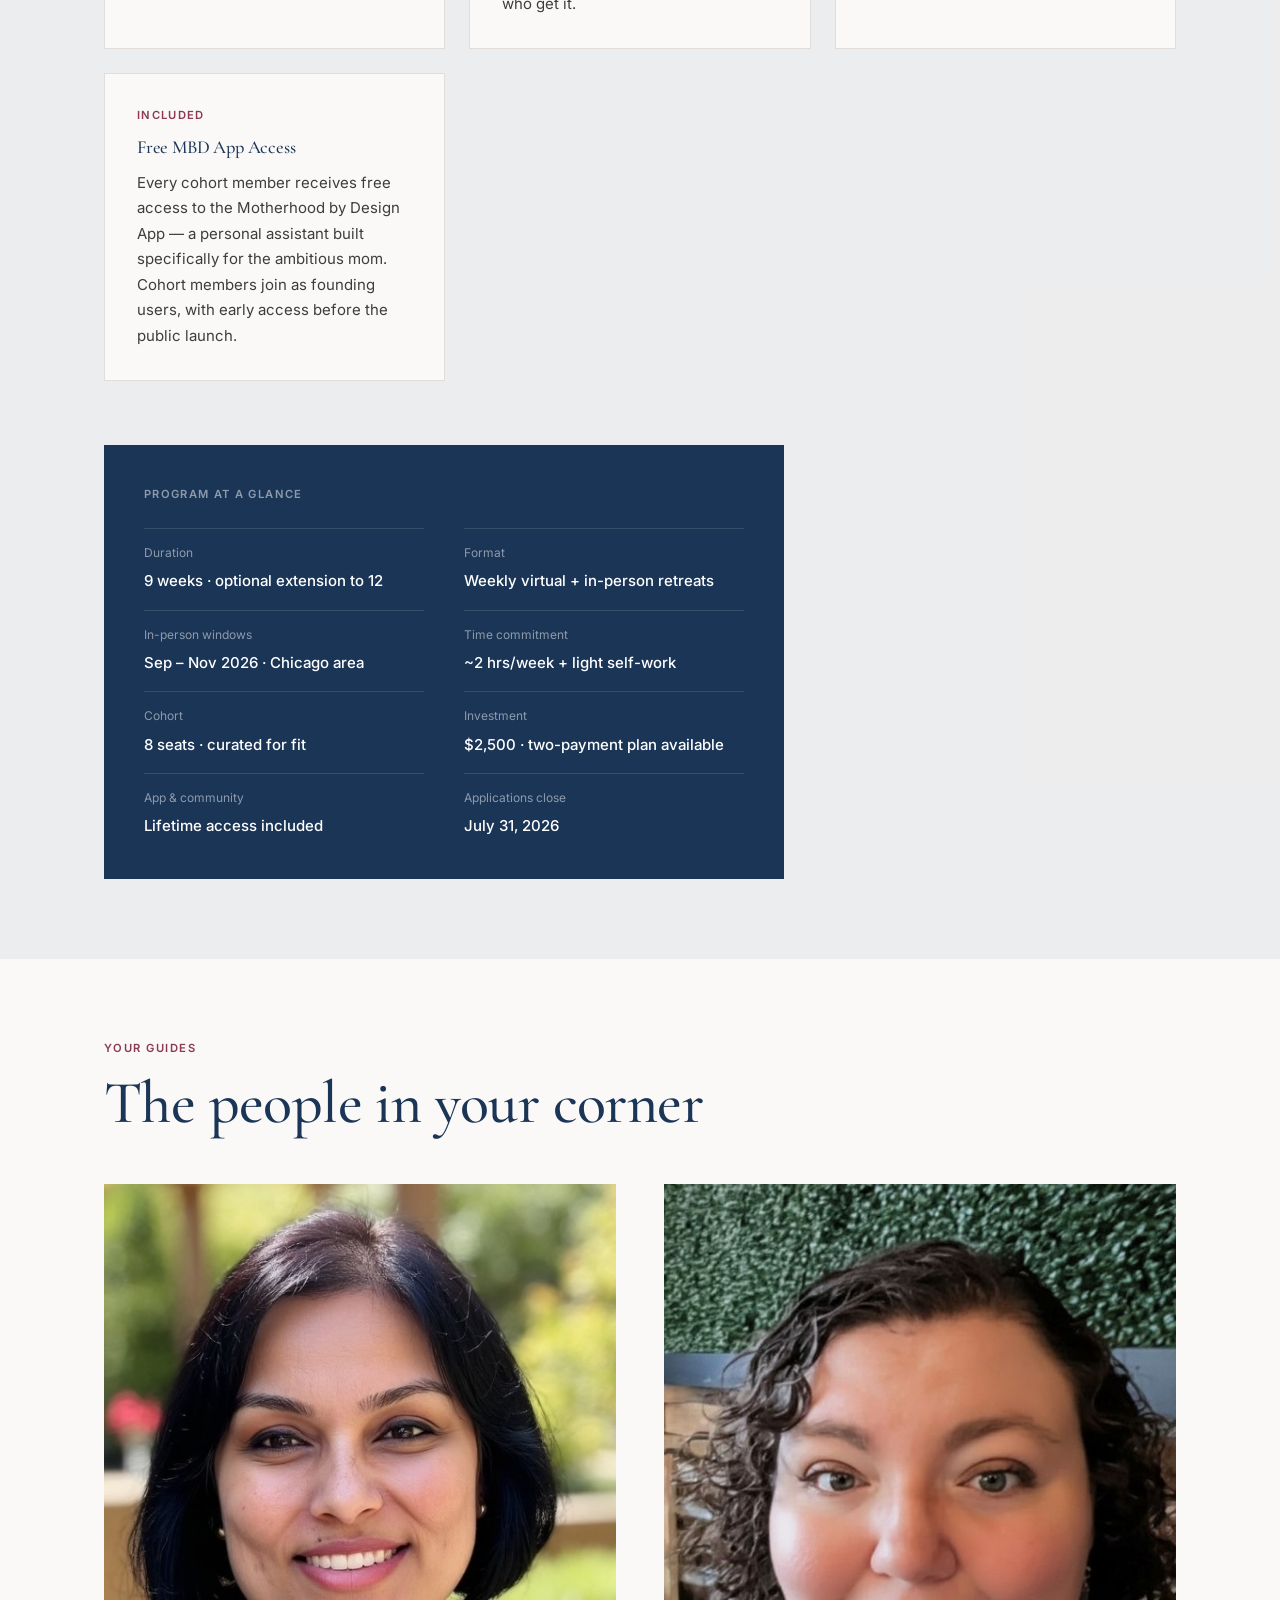
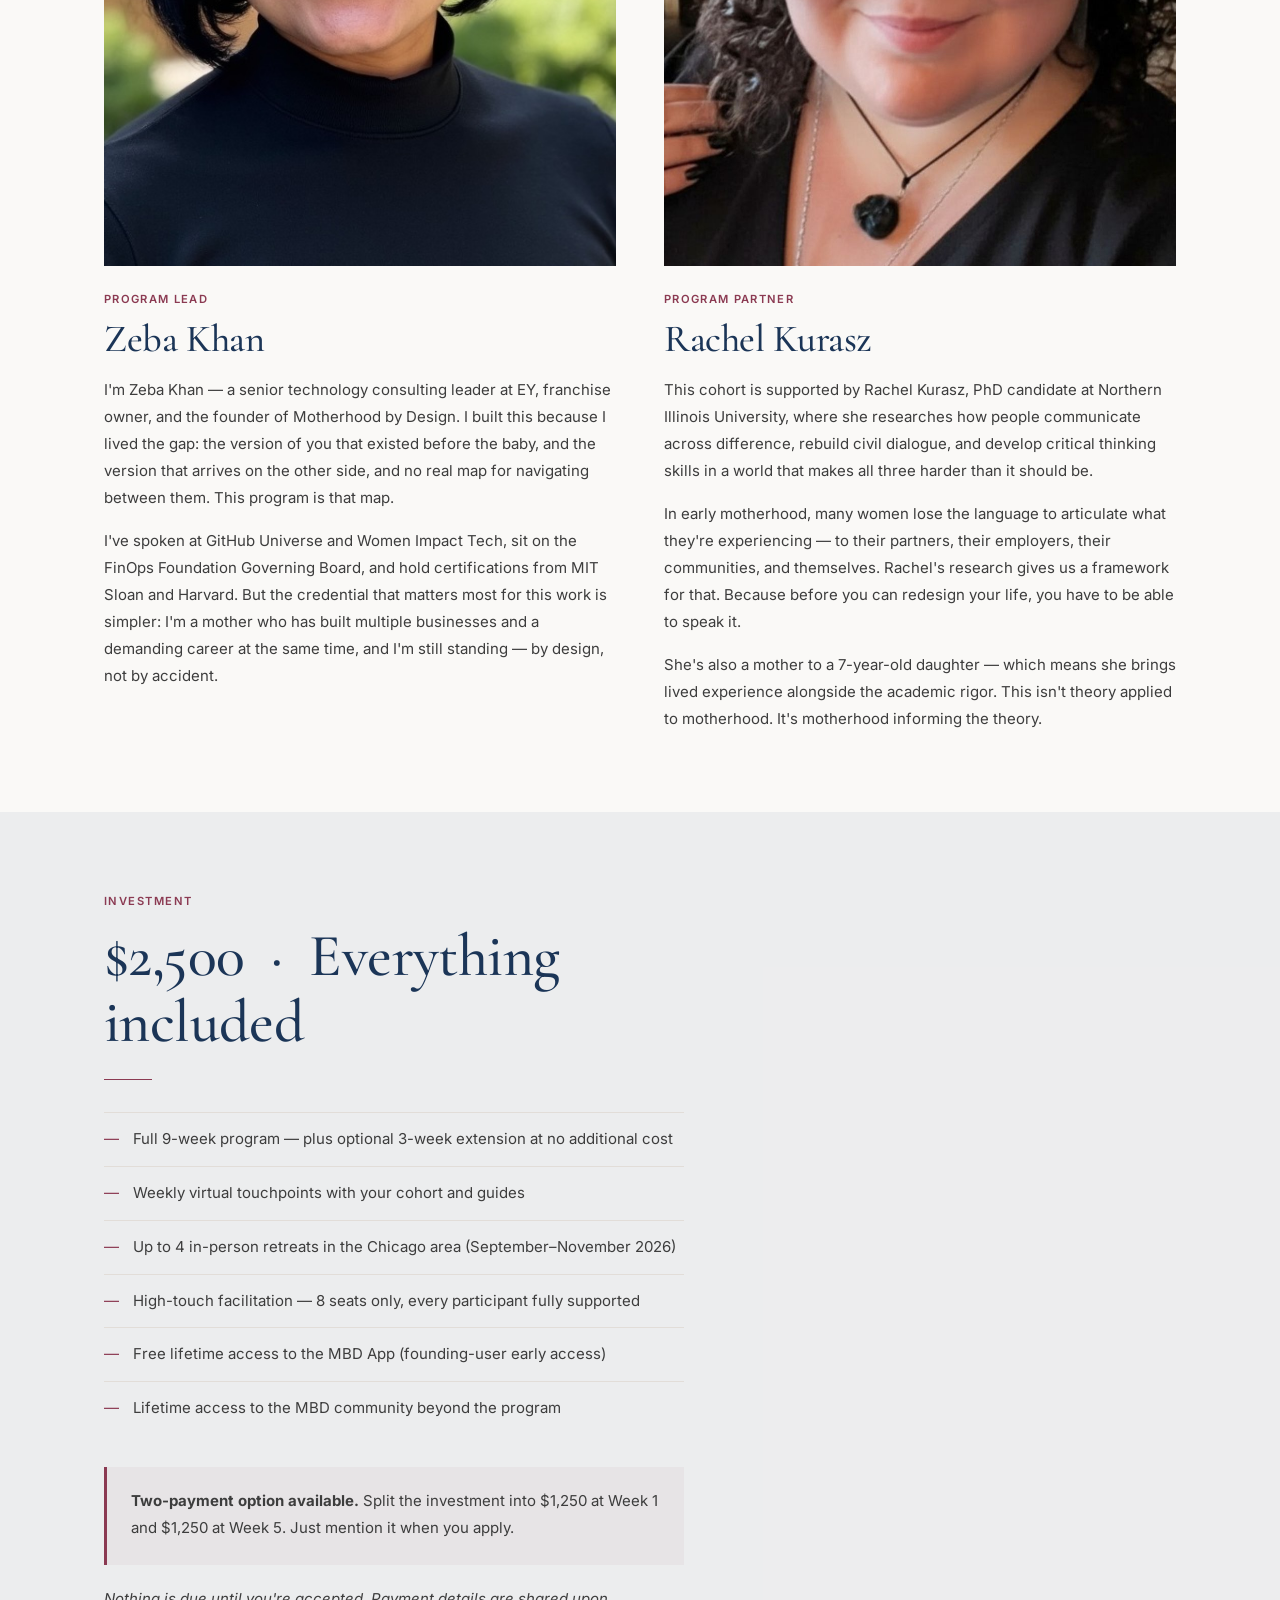
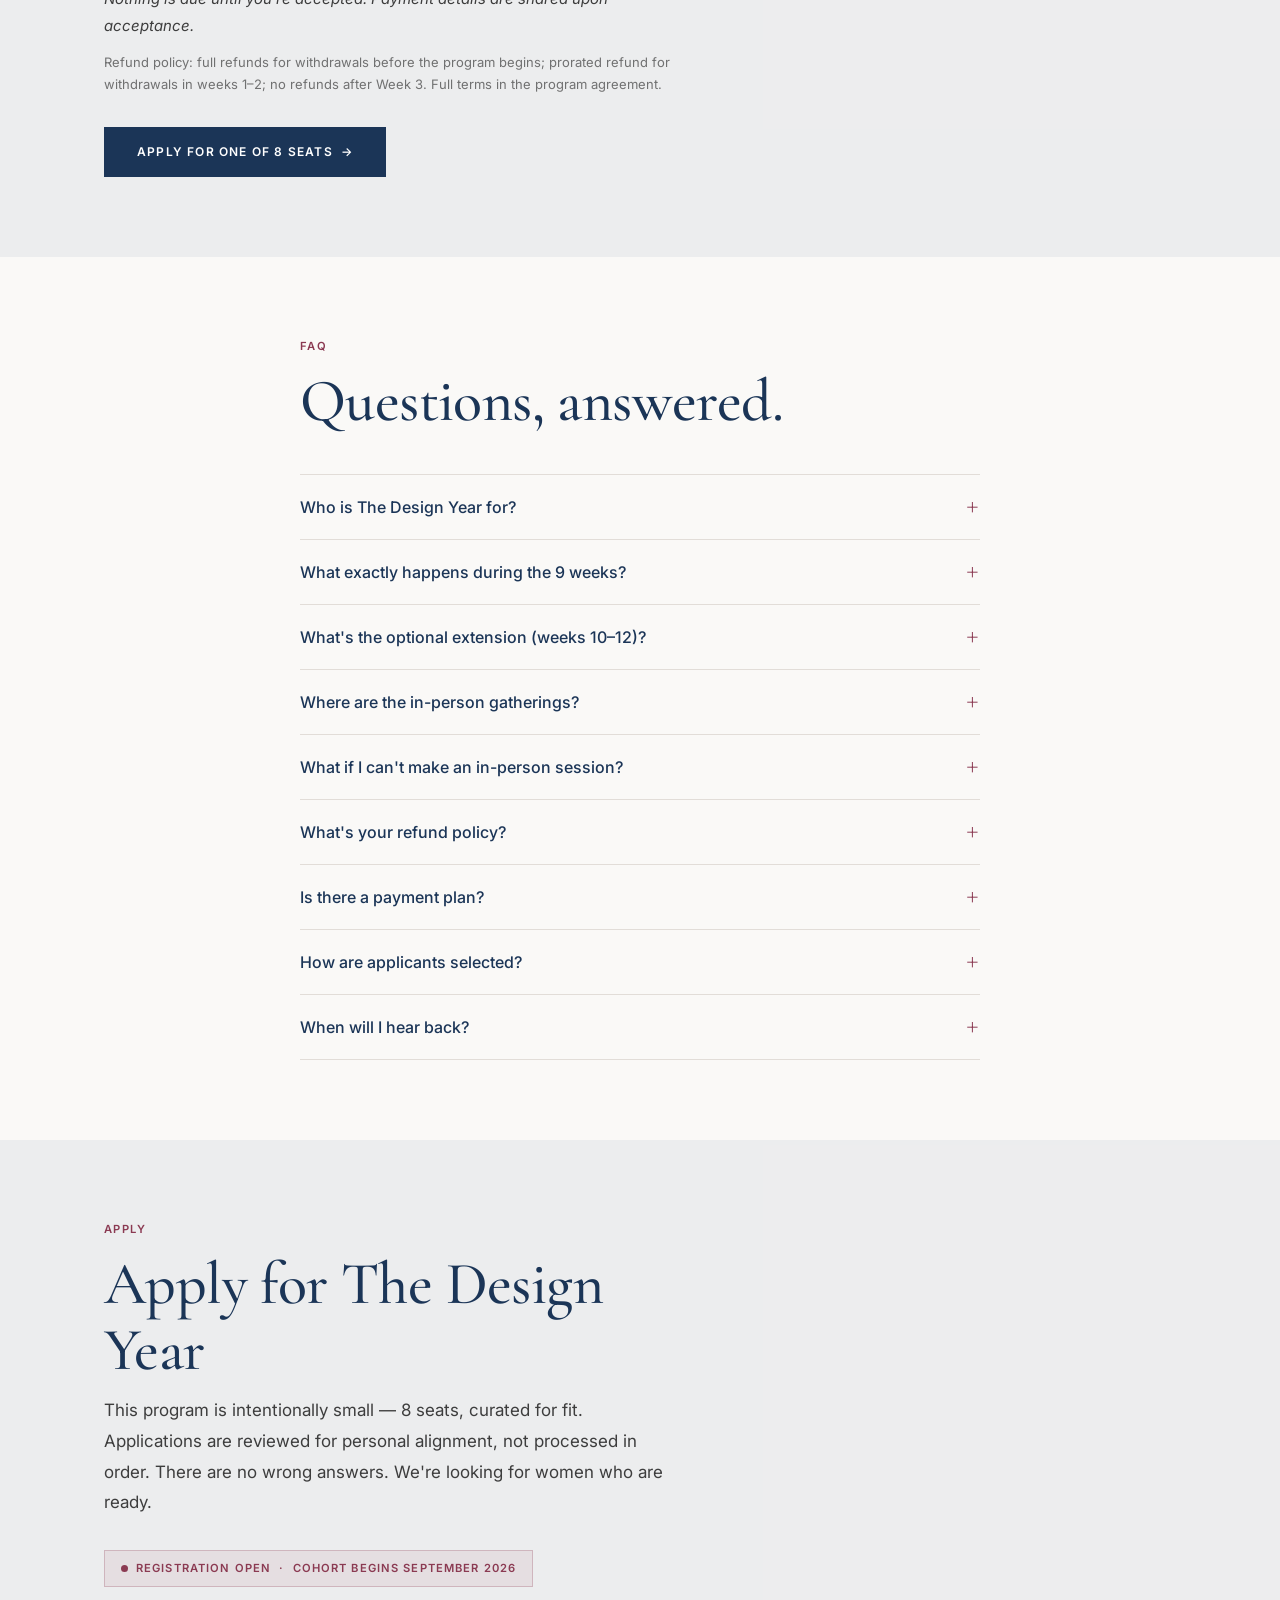
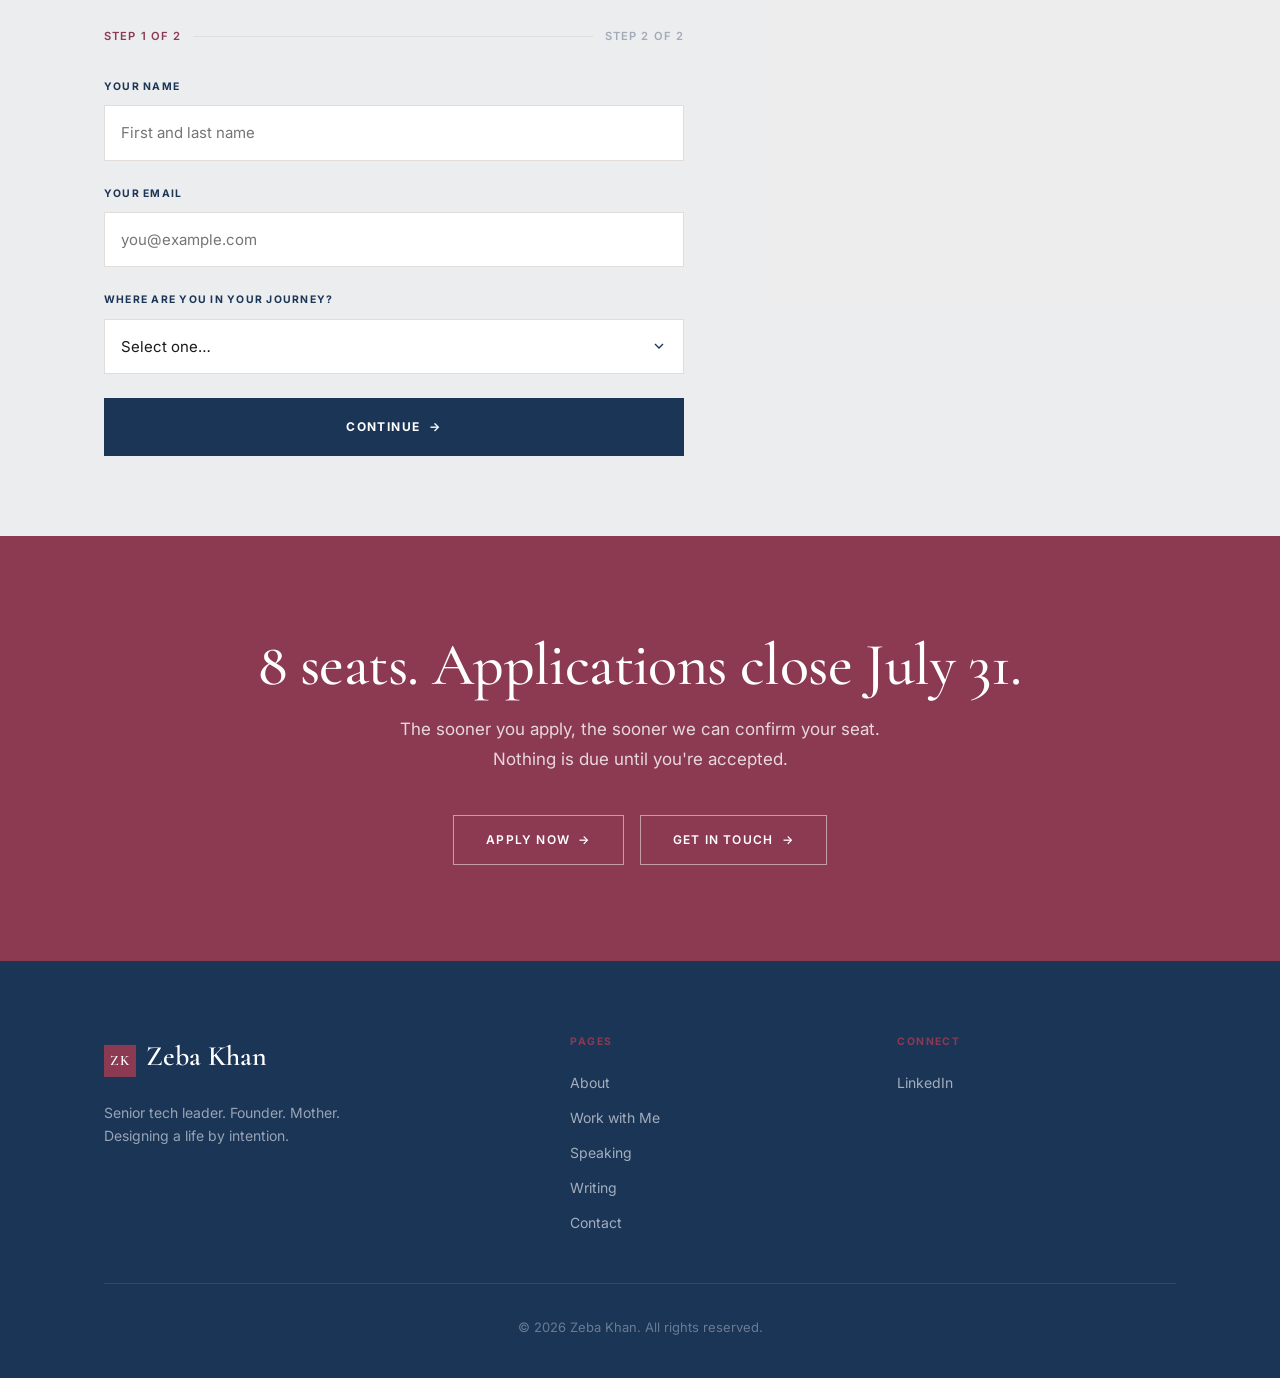
<file: work-with-me.html>
<!DOCTYPE html>
<html lang="en">
<head>
  <meta charset="UTF-8">
  <meta name="viewport" content="width=device-width, initial-scale=1.0">
  <title>The Design Year — Founding Cohort for Ambitious Mothers · Zeba Khan</title>
  <meta name="description" content="A 9-week founding cohort (8 seats) for ambitious mothers in the early years. Find clarity, rebuild your rhythms, and show up fully — by design. Applications close July 31, 2026.">

  <!-- Open Graph -->
  <meta property="og:type" content="website">
  <meta property="og:site_name" content="Zeba Khan">
  <meta property="og:title" content="The Design Year — Founding Cohort for Ambitious Mothers · Zeba Khan">
  <meta property="og:description" content="A 9-week founding cohort (8 seats) for ambitious mothers in the early years. Applications close July 31, 2026.">
  <meta property="og:url" content="https://auravivegroup.com/work-with-me.html">
  <meta property="og:image" content="/images/og-image.jpg">
  <meta name="twitter:card" content="summary_large_image">

  <!-- Fonts -->
  <link rel="preconnect" href="https://fonts.googleapis.com">
  <link rel="preconnect" href="https://fonts.gstatic.com" crossorigin>
  <link href="https://fonts.googleapis.com/css2?family=Cormorant+Garamond:ital,wght@0,400;0,500;0,600;1,400;1,500&family=Inter:wght@400;500;600&display=swap" rel="stylesheet">
  <link rel="stylesheet" href="css/styles.css">

  <style>
    /* ---- Sticky mobile apply bar ---- */
    #sticky-apply {
      display: none;
      position: fixed;
      bottom: 0;
      left: 0;
      right: 0;
      z-index: 1000;
      background: var(--navy, #1B3557);
      color: #FAF9F7;
      padding: 0.875rem 1.25rem;
      align-items: center;
      justify-content: space-between;
      gap: 1rem;
      box-shadow: 0 -2px 16px rgba(0,0,0,0.2);
    }
    @media (min-width: 768px) {
      #sticky-apply { display: none !important; }
    }
    #sticky-apply__text {
      font-size: 0.8125rem;
      font-weight: 500;
      color: rgba(250,249,247,0.9);
      flex: 1;
    }
    #sticky-apply__cta {
      display: inline-block;
      background: #8B3A52;
      color: #FAF9F7;
      font-size: 0.8125rem;
      font-weight: 600;
      padding: 0.5rem 1rem;
      text-decoration: none;
      white-space: nowrap;
      flex-shrink: 0;
    }
    #sticky-apply__dismiss {
      background: none;
      border: none;
      color: rgba(250,249,247,0.45);
      font-size: 1.3rem;
      cursor: pointer;
      padding: 0 0.2rem;
      line-height: 1;
      flex-shrink: 0;
    }

    /* ---- FAQ accordion ---- */
    .faq-list { margin: 0; padding: 0; }
    .faq-item { border-bottom: 1px solid var(--border, #E2DDD8); }
    .faq-item:first-child { border-top: 1px solid var(--border, #E2DDD8); }
    .faq-btn {
      width: 100%;
      background: none;
      border: none;
      text-align: left;
      padding: 1.25rem 0;
      display: flex;
      justify-content: space-between;
      align-items: flex-start;
      cursor: pointer;
      font-family: var(--font-body, 'Inter', sans-serif);
      font-size: 1rem;
      font-weight: 500;
      color: var(--navy, #1B3557);
      line-height: 1.5;
      gap: 1rem;
    }
    .faq-btn:hover { color: var(--rose, #8B3A52); }
    .faq-btn__icon {
      flex-shrink: 0;
      font-size: 1.5rem;
      font-weight: 200;
      color: var(--rose, #8B3A52);
      transition: transform 0.2s ease;
      line-height: 1;
      margin-top: -0.1rem;
    }
    .faq-btn[aria-expanded="true"] .faq-btn__icon { transform: rotate(45deg); }
    .faq-answer {
      padding: 0 0 1.5rem;
      font-size: 0.9375rem;
      color: var(--text-body, #555);
      line-height: 1.8;
    }

    /* ---- Two-step form ---- */
    .form-progress {
      display: flex;
      align-items: center;
      gap: 0.75rem;
      margin-bottom: 2rem;
    }
    .form-progress__step {
      font-size: 0.7rem;
      font-weight: 600;
      letter-spacing: 0.1em;
      text-transform: uppercase;
      color: rgba(27,53,87,0.35);
      white-space: nowrap;
    }
    .form-progress__step--active { color: var(--rose, #8B3A52); }
    .form-progress__line {
      flex: 1;
      height: 1px;
      background: var(--border, #E2DDD8);
    }
    .apply-success {
      text-align: center;
      padding: 3rem 1rem;
    }
    .apply-success__icon { font-size: 2.5rem; margin-bottom: 1rem; }
  </style>
</head>
<body>

<!-- =====================================================
     STICKY MOBILE APPLY BAR
====================================================== -->
<div id="sticky-apply" role="region" aria-label="Quick apply">
  <span id="sticky-apply__text">Apply — 8 seats &nbsp;·&nbsp; Closes July 31</span>
  <a href="#apply" id="sticky-apply__cta">Apply &nbsp;→</a>
  <button id="sticky-apply__dismiss" aria-label="Dismiss">×</button>
</div>

<!-- ======================== NAV ======================== -->
<nav class="nav" role="navigation" aria-label="Main navigation">
  <div class="container">
    <div class="nav__inner">
      <a href="index.html" class="nav__logo">
        <svg xmlns="http://www.w3.org/2000/svg" viewBox="0 0 340 64" height="40" aria-label="Zeba Khan — Tech Leader · Founder · Speaker">
          <text style="font-size:44px;font-weight:200;font-family:Georgia,serif;fill:#1B3557;letter-spacing:-3px" x="0" y="52">Z</text>
          <rect x="0" y="56" width="30" height="2" rx="1" fill="#8B3A52"/>
          <text style="font-size:44px;font-weight:700;font-family:Georgia,serif;fill:#1B3557;letter-spacing:-3px" x="28" y="52">K</text>
          <line x1="84" y1="8" x2="84" y2="56" stroke="#D0CABE" stroke-width="0.5"/>
          <text style="font-size:27px;font-weight:300;font-family:Georgia,serif;fill:#1B3557" x="96" y="36">Zeba Khan</text>
          <line x1="96" y1="46" x2="310" y2="46" stroke="#D0CABE" stroke-width="0.5"/>
          <text style="font-size:8.5px;font-family:sans-serif;fill:#8B3A52;letter-spacing:2px" x="96" y="58">TECH LEADER · FOUNDER · SPEAKER</text>
        </svg>
      </a>
      <ul class="nav__links" role="list">
        <li><a href="index.html">Home</a></li>
        <li><a href="about.html">About</a></li>
        <li><a href="work-with-me.html">Work with Me</a></li>
        <li><a href="speaking.html">Speaking</a></li>
        <li><a href="writing.html">Writing</a></li>
        <li><a href="contact.html">Contact</a></li>
      </ul>
      <button class="nav__toggle" aria-label="Open navigation menu" aria-expanded="false" aria-controls="mobile-menu">
        <span></span><span></span><span></span>
      </button>
    </div>
  </div>
</nav>

<div class="nav__mobile" id="mobile-menu" role="navigation" aria-label="Mobile navigation">
  <a href="index.html">Home</a>
  <a href="about.html">About</a>
  <a href="work-with-me.html">Work with Me</a>
  <a href="speaking.html">Speaking</a>
  <a href="writing.html">Writing</a>
  <a href="contact.html">Contact</a>
</div>

<!-- ======================== PAGE CONTENT ======================== -->
<main class="page-content">

  <!-- =====================================================
       HERO
  ====================================================== -->
  <header class="page-header" id="page-top">
    <div class="container">
      <span class="eyebrow" style="margin-bottom: 1rem; display: block;">Founding Cohort &nbsp;·&nbsp; 8 Seats &nbsp;·&nbsp; Applications close July 31, 2026</span>
      <h1>You didn't lose yourself.<br>You're redesigning.</h1>
      <p class="page-header__sub">A small-cohort program for ambitious moms in the early years — built to help you find clarity, rebuild your rhythms, and show up fully without burning out. In person. In community. By design. Cohort begins September 2026.</p>
      <div style="margin-top: 2rem;">
        <a href="#apply" class="btn btn--primary">Apply for The Design Year &nbsp;→</a>
        <p style="margin-top: 0.875rem; font-size: 0.875rem; color: var(--text-body); opacity: 0.7;">Nothing is due until you're accepted.</p>
      </div>
    </div>
  </header>

  <!-- =====================================================
       PROGRAM INTRODUCTION
  ====================================================== -->
  <section class="wm-service">
    <div class="container">
      <div class="wm-service__grid">

        <div class="wm-service__body">
          <span class="eyebrow" style="margin-bottom: 0.75rem; display: block;">Introducing</span>
          <h2 class="wm-service__headline">The Design Year</h2>
          <div class="divider" style="margin: 1.5rem 0;"></div>

          <p>The Design Year is an intimate, guided program for high-achieving mothers navigating one of the most disorienting transitions of their professional lives.</p>

          <p>You built a career. Then you had a child. Now you're figuring out who you are in both.</p>

          <!-- Narrative block -->
          <div style="border-left: 3px solid var(--rose); padding: 1.5rem 1.75rem; background: rgba(139,58,82,0.04); margin: 2rem 0;">
            <p style="font-family: var(--font-heading); font-size: clamp(1.1rem, 2vw, 1.35rem); color: var(--navy); line-height: 1.6; font-style: italic; margin-bottom: 1rem;">You're at the peak of your career. Leadership role. Strong compensation. A great partnership. And you decide — it's time to start a family.</p>
            <p style="font-size: 0.9375rem; color: var(--text-body); line-height: 1.8; margin-bottom: 1rem;">Nobody told you that the version of you who walks back into that office after maternity leave would feel like a stranger in her own life. That the confidence you built over a decade could feel so fragile. That you'd sit in a meeting where you used to lead the room and find yourself wondering if you still belong there.</p>
            <p style="font-size: 0.9375rem; color: var(--text-body); line-height: 1.8; margin-bottom: 1rem;">Nobody talks about the grief of leaving behind a version of yourself you worked so hard to build. Or the guilt of wanting your career back when you love your child more than anything. Or the loneliness of being surrounded by high-achievers and not knowing a single one who admits to feeling exactly this.</p>
            <p style="font-size: 0.9375rem; font-weight: 600; color: var(--rose); line-height: 1.8; margin-bottom: 0;">That's who this is for.</p>
          </div>

          <p>Returning to work after having a child isn't just a scheduling problem. It's a neurological shift, an identity reconfiguration, and a relationship renegotiation — all happening at the same time, while you're also trying to perform at a high level professionally.</p>

          <p>Most support out there treats it like a logistics problem. The Design Year treats it like what it actually is.</p>
        </div>

        <div>
          <div class="img-frame img-frame--portrait">
            <img src="images/zeba-portrait.jpg" alt="Zeba Khan">
          </div>
        </div>

      </div>
    </div>
  </section>

  <!-- =====================================================
       WHO THIS IS FOR
  ====================================================== -->
  <section style="background: var(--navy-soft, #F0EDE8); padding: 5rem 0;">
    <div class="container">
      <div style="max-width: 680px; margin: 0 auto;">
        <span class="eyebrow" style="margin-bottom: 1rem; display: block;">Who this is for</span>
        <h2 style="margin-bottom: 1.5rem;">This program is for you if you're pregnant, newly postpartum, or in the thick of early childhood — and you're a woman who has never stopped being ambitious, even when everything feels impossible to hold at once.</h2>
        <div class="divider" style="margin: 2rem 0;"></div>

        <!-- Mirror list -->
        <div style="display: flex; flex-direction: column; gap: 1.25rem; margin-bottom: 2rem;">
          <p style="font-size: 1.0625rem; color: var(--text-body); line-height: 1.7; padding-left: 1.25rem; border-left: 2px solid var(--rose);">You're returning to work or already back — and something still feels off.</p>
          <p style="font-size: 1.0625rem; color: var(--text-body); line-height: 1.7; padding-left: 1.25rem; border-left: 2px solid var(--rose);">You love your child fiercely and also miss the version of yourself that felt purposeful.</p>
          <p style="font-size: 1.0625rem; color: var(--text-body); line-height: 1.7; padding-left: 1.25rem; border-left: 2px solid var(--rose);">You're carrying more than anyone around you fully understands.</p>
          <p style="font-size: 1.0625rem; color: var(--text-body); line-height: 1.7; padding-left: 1.25rem; border-left: 2px solid var(--rose);">You want tools, not platitudes. Community, not content. And someone who has actually done the thing you're trying to do.</p>
        </div>

        <p style="font-family: var(--font-heading); font-size: clamp(1.1rem, 2vw, 1.3rem); font-style: italic; color: var(--navy);">If you nodded at any of this — you belong here.</p>

        <div style="margin-top: 2rem;">
          <a href="#apply" class="btn btn--primary">Apply for one of 8 seats &nbsp;→</a>
        </div>
      </div>
    </div>
  </section>

  <!-- =====================================================
       FOUNDING COHORT
  ====================================================== -->
  <section style="padding: 5rem 0;">
    <div class="container">
      <div style="max-width: 760px; margin: 0 auto;">
        <span class="eyebrow" style="margin-bottom: 0.75rem; display: block;">Be first.</span>
        <h2 style="margin-bottom: 0.75rem;">The Founding Cohort</h2>
        <p style="font-size: 1.0625rem; color: var(--text-body); line-height: 1.8; margin-bottom: 3rem;">This is the first cohort. Which means the women who join aren't just participants — they're architects. Founding members receive benefits that won't be available to future cohorts.</p>

        <div style="display: grid; grid-template-columns: repeat(auto-fit, minmax(280px, 1fr)); gap: 1.5rem; margin-bottom: 3rem;">
          <div style="padding: 1.75rem; border: 1px solid var(--border);">
            <p style="font-size: 0.7rem; font-weight: 600; letter-spacing: 0.12em; text-transform: uppercase; color: var(--rose); margin-bottom: 0.75rem;">Benefit 01</p>
            <h3 style="font-size: 1.1rem; color: var(--navy); margin-bottom: 0.75rem;">Founding price, locked for life</h3>
            <p style="font-size: 0.9375rem; color: var(--text-body); line-height: 1.7;">Your $2,500 rate applies to any future Design Year program you return to. The price for founding members never increases.</p>
          </div>
          <div style="padding: 1.75rem; border: 1px solid var(--border);">
            <p style="font-size: 0.7rem; font-weight: 600; letter-spacing: 0.12em; text-transform: uppercase; color: var(--rose); margin-bottom: 0.75rem;">Benefit 02</p>
            <h3 style="font-size: 1.1rem; color: var(--navy); margin-bottom: 0.75rem;">Lifetime community access</h3>
            <p style="font-size: 0.9375rem; color: var(--text-body); line-height: 1.7;">The relationships you build in this cohort extend beyond the 9 weeks. Founding members keep permanent access to the MBD community.</p>
          </div>
          <div style="padding: 1.75rem; border: 1px solid var(--border);">
            <p style="font-size: 0.7rem; font-weight: 600; letter-spacing: 0.12em; text-transform: uppercase; color: var(--rose); margin-bottom: 0.75rem;">Benefit 03</p>
            <h3 style="font-size: 1.1rem; color: var(--navy); margin-bottom: 0.75rem;">MBD App founding user</h3>
            <p style="font-size: 0.9375rem; color: var(--text-body); line-height: 1.7;">Early access to the Motherhood by Design App before public launch — and your input directly shapes the product.</p>
          </div>
          <div style="padding: 1.75rem; border: 1px solid var(--border);">
            <p style="font-size: 0.7rem; font-weight: 600; letter-spacing: 0.12em; text-transform: uppercase; color: var(--rose); margin-bottom: 0.75rem;">Benefit 04</p>
            <h3 style="font-size: 1.1rem; color: var(--navy); margin-bottom: 0.75rem;">Shape the program</h3>
            <p style="font-size: 0.9375rem; color: var(--text-body); line-height: 1.7;">Founding cohort members help determine what comes next. Your feedback directly informs how The Design Year evolves.</p>
          </div>
        </div>

        <div style="text-align: center;">
          <a href="#apply" class="btn btn--primary">Apply for one of 8 seats &nbsp;→</a>
        </div>
      </div>
    </div>
  </section>

  <!-- =====================================================
       WHAT'S INCLUDED
  ====================================================== -->
  <section style="background: var(--navy-soft, #F0EDE8); padding: 5rem 0;">
    <div class="container">
      <span class="eyebrow" style="margin-bottom: 0.75rem; display: block;">What's included</span>
      <h2 style="margin-bottom: 0.75rem;">This isn't a course.</h2>
      <p style="font-size: 1.0625rem; color: var(--text-body); max-width: 580px; line-height: 1.8; margin-bottom: 3rem;">It's a container — designed to hold you while you figure out what the next version of your life looks like.</p>

      <!-- Format cards -->
      <div style="display: grid; grid-template-columns: repeat(auto-fit, minmax(260px, 1fr)); gap: 1.5rem; margin-bottom: 4rem;">

        <div style="background: var(--bg); border: 1px solid var(--border); padding: 2rem;">
          <p style="font-size: 0.7rem; font-weight: 600; letter-spacing: 0.12em; text-transform: uppercase; color: var(--rose); margin-bottom: 0.75rem;">Weekly</p>
          <h3 style="font-size: 1.15rem; margin-bottom: 0.75rem; color: var(--navy);">Virtual Touchpoints</h3>
          <p style="font-size: 0.9375rem; color: var(--text-body); line-height: 1.7;">A consistent, protected touchpoint each week with your cohort and your guides. No commute required — just an hour that belongs entirely to this work and to you. Approximately 2 hours per week total, including light self-work between sessions.</p>
        </div>

        <div style="background: var(--bg); border: 1px solid var(--border); padding: 2rem;">
          <p style="font-size: 0.7rem; font-weight: 600; letter-spacing: 0.12em; text-transform: uppercase; color: var(--rose); margin-bottom: 0.75rem;">In-Person</p>
          <h3 style="font-size: 1.15rem; margin-bottom: 0.75rem; color: var(--navy);">Retreat Experiences</h3>
          <p style="font-size: 0.9375rem; color: var(--text-body); line-height: 1.7;">Up to 4 in-person gatherings across September, October, and November in the Chicago area — immersive half-day or full-day sessions built around deep work, real conversation, and the kind of reset that only happens when you're physically present with people who get it.</p>
        </div>

        <div style="background: var(--bg); border: 1px solid var(--border); padding: 2rem;">
          <p style="font-size: 0.7rem; font-weight: 600; letter-spacing: 0.12em; text-transform: uppercase; color: var(--rose); margin-bottom: 0.75rem;">Curated</p>
          <h3 style="font-size: 1.15rem; margin-bottom: 0.75rem; color: var(--navy);">A Curated Cohort</h3>
          <p style="font-size: 0.9375rem; color: var(--text-body); line-height: 1.7;">Applications are evaluated for personal fit and alignment — not processed first-come, first-served. 8 seats. Because depth requires trust, and trust requires the right people in the room.</p>
        </div>

        <div style="background: var(--bg); border: 1px solid var(--border); padding: 2rem;">
          <p style="font-size: 0.7rem; font-weight: 600; letter-spacing: 0.12em; text-transform: uppercase; color: var(--rose); margin-bottom: 0.75rem;">Included</p>
          <h3 style="font-size: 1.15rem; margin-bottom: 0.75rem; color: var(--navy);">Free MBD App Access</h3>
          <p style="font-size: 0.9375rem; color: var(--text-body); line-height: 1.7;">Every cohort member receives free access to the Motherhood by Design App — a personal assistant built specifically for the ambitious mom. Cohort members join as founding users, with early access before the public launch.</p>
        </div>

      </div>

      <!-- Program at a glance — 8-row table -->
      <div style="background: var(--navy); padding: 2.5rem; max-width: 680px;">
        <p style="font-size: 0.7rem; font-weight: 600; letter-spacing: 0.12em; text-transform: uppercase; color: rgba(255,255,255,0.5); margin-bottom: 1.5rem;">Program at a glance</p>
        <div style="display: grid; grid-template-columns: 1fr 1fr; gap: 1rem 2.5rem;">

          <div style="border-top: 1px solid rgba(255,255,255,0.12); padding-top: 0.875rem;">
            <p style="font-size: 0.75rem; color: rgba(255,255,255,0.5); margin-bottom: 0.3rem;">Duration</p>
            <p style="font-size: 0.9375rem; color: white; font-weight: 500;">9 weeks · optional extension to 12</p>
          </div>
          <div style="border-top: 1px solid rgba(255,255,255,0.12); padding-top: 0.875rem;">
            <p style="font-size: 0.75rem; color: rgba(255,255,255,0.5); margin-bottom: 0.3rem;">Format</p>
            <p style="font-size: 0.9375rem; color: white; font-weight: 500;">Weekly virtual + in-person retreats</p>
          </div>
          <div style="border-top: 1px solid rgba(255,255,255,0.12); padding-top: 0.875rem;">
            <p style="font-size: 0.75rem; color: rgba(255,255,255,0.5); margin-bottom: 0.3rem;">In-person windows</p>
            <p style="font-size: 0.9375rem; color: white; font-weight: 500;">Sep – Nov 2026 · Chicago area</p>
          </div>
          <div style="border-top: 1px solid rgba(255,255,255,0.12); padding-top: 0.875rem;">
            <p style="font-size: 0.75rem; color: rgba(255,255,255,0.5); margin-bottom: 0.3rem;">Time commitment</p>
            <p style="font-size: 0.9375rem; color: white; font-weight: 500;">~2 hrs/week + light self-work</p>
          </div>
          <div style="border-top: 1px solid rgba(255,255,255,0.12); padding-top: 0.875rem;">
            <p style="font-size: 0.75rem; color: rgba(255,255,255,0.5); margin-bottom: 0.3rem;">Cohort</p>
            <p style="font-size: 0.9375rem; color: white; font-weight: 500;">8 seats · curated for fit</p>
          </div>
          <div style="border-top: 1px solid rgba(255,255,255,0.12); padding-top: 0.875rem;">
            <p style="font-size: 0.75rem; color: rgba(255,255,255,0.5); margin-bottom: 0.3rem;">Investment</p>
            <p style="font-size: 0.9375rem; color: white; font-weight: 500;">$2,500 · two-payment plan available</p>
          </div>
          <div style="border-top: 1px solid rgba(255,255,255,0.12); padding-top: 0.875rem;">
            <p style="font-size: 0.75rem; color: rgba(255,255,255,0.5); margin-bottom: 0.3rem;">App &amp; community</p>
            <p style="font-size: 0.9375rem; color: white; font-weight: 500;">Lifetime access included</p>
          </div>
          <div style="border-top: 1px solid rgba(255,255,255,0.12); padding-top: 0.875rem;">
            <p style="font-size: 0.75rem; color: rgba(255,255,255,0.5); margin-bottom: 0.3rem;">Applications close</p>
            <p style="font-size: 0.9375rem; color: white; font-weight: 500;">July 31, 2026</p>
          </div>

        </div>
      </div>

    </div>
  </section>

  <!-- =====================================================
       MEET YOUR GUIDES
  ====================================================== -->
  <section style="padding: 5rem 0;">
    <div class="container">
      <span class="eyebrow" style="margin-bottom: 0.75rem; display: block;">Your guides</span>
      <h2 style="margin-bottom: 3rem;">The people in your corner</h2>

      <div style="display: grid; grid-template-columns: repeat(auto-fit, minmax(300px, 1fr)); gap: 3rem;">

        <!-- Zeba -->
        <div>
          <div class="img-frame img-frame--portrait" style="margin-bottom: 1.5rem;">
            <img src="images/zeba-portrait.jpg" alt="Zeba Khan — Program Lead">
          </div>
          <p style="font-size: 0.7rem; font-weight: 600; letter-spacing: 0.12em; text-transform: uppercase; color: var(--rose); margin-bottom: 0.5rem;">Program Lead</p>
          <h3 style="margin-bottom: 1rem;">Zeba Khan</h3>
          <p style="font-size: 0.9375rem; color: var(--text-body); line-height: 1.8; margin-bottom: 1rem;">I'm Zeba Khan — a senior technology consulting leader at EY, franchise owner, and the founder of Motherhood by Design. I built this because I lived the gap: the version of you that existed before the baby, and the version that arrives on the other side, and no real map for navigating between them. This program is that map.</p>
          <p style="font-size: 0.9375rem; color: var(--text-body); line-height: 1.8;">I've spoken at GitHub Universe and Women Impact Tech, sit on the FinOps Foundation Governing Board, and hold certifications from MIT Sloan and Harvard. But the credential that matters most for this work is simpler: I'm a mother who has built multiple businesses and a demanding career at the same time, and I'm still standing — by design, not by accident.</p>
        </div>

        <!-- Rachel -->
        <div>
          <div class="img-frame img-frame--portrait" style="margin-bottom: 1.5rem;">
            <img src="images/rachel-kurasz.jpg" alt="Rachel Kurasz — Program Partner">
          </div>
          <p style="font-size: 0.7rem; font-weight: 600; letter-spacing: 0.12em; text-transform: uppercase; color: var(--rose); margin-bottom: 0.5rem;">Program Partner</p>
          <h3 style="margin-bottom: 1rem;">Rachel Kurasz</h3>
          <p style="font-size: 0.9375rem; color: var(--text-body); line-height: 1.8; margin-bottom: 1rem;">This cohort is supported by Rachel Kurasz, PhD candidate at Northern Illinois University, where she researches how people communicate across difference, rebuild civil dialogue, and develop critical thinking skills in a world that makes all three harder than it should be.</p>
          <p style="font-size: 0.9375rem; color: var(--text-body); line-height: 1.8; margin-bottom: 1rem;">In early motherhood, many women lose the language to articulate what they're experiencing — to their partners, their employers, their communities, and themselves. Rachel's research gives us a framework for that. Because before you can redesign your life, you have to be able to speak it.</p>
          <p style="font-size: 0.9375rem; color: var(--text-body); line-height: 1.8;">She's also a mother to a 7-year-old daughter — which means she brings lived experience alongside the academic rigor. This isn't theory applied to motherhood. It's motherhood informing the theory.</p>
        </div>

      </div>
    </div>
  </section>

  <!-- =====================================================
       INVESTMENT
  ====================================================== -->
  <section style="background: var(--navy-soft, #F0EDE8); padding: 5rem 0;">
    <div class="container">
      <div style="max-width: 580px;">
        <span class="eyebrow" style="margin-bottom: 0.75rem; display: block;">Investment</span>
        <h2 style="margin-bottom: 0.5rem;">$2,500 &nbsp;·&nbsp; Everything included</h2>
        <div class="divider" style="margin: 1.5rem 0;"></div>

        <div class="wm-list">
          <ul>
            <li>Full 9-week program — plus optional 3-week extension at no additional cost</li>
            <li>Weekly virtual touchpoints with your cohort and guides</li>
            <li>Up to 4 in-person retreats in the Chicago area (September–November 2026)</li>
            <li>High-touch facilitation — 8 seats only, every participant fully supported</li>
            <li>Free lifetime access to the MBD App (founding-user early access)</li>
            <li>Lifetime access to the MBD community beyond the program</li>
          </ul>
        </div>

        <div style="margin-top: 1.75rem; padding: 1.25rem 1.5rem; background: rgba(139,58,82,0.05); border-left: 3px solid var(--rose);">
          <p style="font-size: 0.9375rem; color: var(--text-body); line-height: 1.8; margin-bottom: 0.25rem;"><strong>Two-payment option available.</strong> Split the investment into $1,250 at Week 1 and $1,250 at Week 5. Just mention it when you apply.</p>
        </div>

        <p style="font-size: 0.9375rem; color: var(--text-body); line-height: 1.8; margin-top: 1.25rem; font-style: italic;">Nothing is due until you're accepted. Payment details are shared upon acceptance.</p>

        <p style="font-size: 0.8125rem; color: var(--text-body); opacity: 0.7; line-height: 1.7; margin-top: 0.75rem;">Refund policy: full refunds for withdrawals before the program begins; prorated refund for withdrawals in weeks 1–2; no refunds after Week 3. Full terms in the program agreement.</p>

        <div style="margin-top: 2rem;">
          <a href="#apply" class="btn btn--primary">Apply for one of 8 seats &nbsp;→</a>
        </div>
      </div>
    </div>
  </section>

  <!-- =====================================================
       FAQ
  ====================================================== -->
  <section style="padding: 5rem 0;">
    <div class="container">
      <div style="max-width: 680px; margin: 0 auto;">
        <span class="eyebrow" style="margin-bottom: 0.75rem; display: block;">FAQ</span>
        <h2 style="margin-bottom: 2.5rem;">Questions, answered.</h2>

        <div class="faq-list" role="list">

          <div class="faq-item" role="listitem">
            <button class="faq-btn" aria-expanded="false" aria-controls="faq-1">
              Who is The Design Year for?
              <span class="faq-btn__icon" aria-hidden="true">+</span>
            </button>
            <div class="faq-answer" id="faq-1" hidden>
              Ambitious mothers in the early years — pregnant, newly postpartum, or in the first three years of motherhood — who haven't stopped being career-oriented and want real support navigating both. Not a parenting class. Not a productivity hack. A container for the full transition: identity, career, relationships, and design.
            </div>
          </div>

          <div class="faq-item" role="listitem">
            <button class="faq-btn" aria-expanded="false" aria-controls="faq-2">
              What exactly happens during the 9 weeks?
              <span class="faq-btn__icon" aria-hidden="true">+</span>
            </button>
            <div class="faq-answer" id="faq-2" hidden>
              Each week includes a protected virtual touchpoint with your cohort and guides — typically 60–90 minutes. Topics move through the full arc: identity, relationships, career architecture, boundaries, rhythms, and forward design. Three to four of those weeks include an in-person gathering in the Chicago area for deeper work. Expect roughly 2 hours per week, including light self-work between sessions.
            </div>
          </div>

          <div class="faq-item" role="listitem">
            <button class="faq-btn" aria-expanded="false" aria-controls="faq-3">
              What's the optional extension (weeks 10–12)?
              <span class="faq-btn__icon" aria-hidden="true">+</span>
            </button>
            <div class="faq-answer" id="faq-3" hidden>
              Weeks 10–12 are available to all cohort members at no additional cost. They're designed for implementation — taking what you designed in the first 9 weeks and integrating it into your actual life. Not all participants use them, but they're there if you need more runway.
            </div>
          </div>

          <div class="faq-item" role="listitem">
            <button class="faq-btn" aria-expanded="false" aria-controls="faq-4">
              Where are the in-person gatherings?
              <span class="faq-btn__icon" aria-hidden="true">+</span>
            </button>
            <div class="faq-answer" id="faq-4" hidden>
              In the Chicago area. Exact locations and logistics are confirmed with accepted participants before the cohort begins. We aim to keep travel minimal — typically within the city or close suburbs, accessible by transit.
            </div>
          </div>

          <div class="faq-item" role="listitem">
            <button class="faq-btn" aria-expanded="false" aria-controls="faq-5">
              What if I can't make an in-person session?
              <span class="faq-btn__icon" aria-hidden="true">+</span>
            </button>
            <div class="faq-answer" id="faq-5" hidden>
              Life with a young child means schedules shift — we build flexibility into the program. If you miss an in-person session, the virtual component continues uninterrupted and session materials are shared. Consistent in-person attendance adds significant value and is encouraged, but it is not a strict requirement for participation.
            </div>
          </div>

          <div class="faq-item" role="listitem">
            <button class="faq-btn" aria-expanded="false" aria-controls="faq-6">
              What's your refund policy?
              <span class="faq-btn__icon" aria-hidden="true">+</span>
            </button>
            <div class="faq-answer" id="faq-6" hidden>
              We offer a full refund for withdrawals before the program begins. For withdrawals during weeks 1–2, a prorated refund is available. After Week 3, no refunds are issued. Full terms are included in the program agreement shared with accepted participants. Nothing is due until you're accepted.
            </div>
          </div>

          <div class="faq-item" role="listitem">
            <button class="faq-btn" aria-expanded="false" aria-controls="faq-7">
              Is there a payment plan?
              <span class="faq-btn__icon" aria-hidden="true">+</span>
            </button>
            <div class="faq-answer" id="faq-7" hidden>
              Yes. A two-payment option splits the $2,500 into $1,250 at Week 1 and $1,250 at Week 5. Just mention it in your application and we'll include payment details in your acceptance.
            </div>
          </div>

          <div class="faq-item" role="listitem">
            <button class="faq-btn" aria-expanded="false" aria-controls="faq-8">
              How are applicants selected?
              <span class="faq-btn__icon" aria-hidden="true">+</span>
            </button>
            <div class="faq-answer" id="faq-8" hidden>
              Applications are reviewed for personal fit, alignment to program goals, and cohort chemistry — not first-come, first-served. With only 8 seats, every application matters and every seat is chosen deliberately. There are no wrong answers in the application. We're looking for women who are ready.
            </div>
          </div>

          <div class="faq-item" role="listitem">
            <button class="faq-btn" aria-expanded="false" aria-controls="faq-9">
              When will I hear back?
              <span class="faq-btn__icon" aria-hidden="true">+</span>
            </button>
            <div class="faq-answer" id="faq-9" hidden>
              Within 5–7 business days of applying. Applications close July 31, 2026. If the 8 seats fill before then, we'll close applications early and notify everyone on the list.
            </div>
          </div>

        </div>
      </div>
    </div>
  </section>

  <!-- =====================================================
       APPLICATION FORM — TWO-STEP
  ====================================================== -->
  <section id="apply" style="background: var(--navy-soft, #F0EDE8); padding: 5rem 0;">
    <div class="container">
      <div style="max-width: 580px;">
        <span class="eyebrow" style="margin-bottom: 0.75rem; display: block;">Apply</span>
        <h2 style="margin-bottom: 0.75rem;">Apply for The Design Year</h2>
        <p style="font-size: 1.0625rem; color: var(--text-body); line-height: 1.8; margin-bottom: 2rem;">This program is intentionally small — 8 seats, curated for fit. Applications are reviewed for personal alignment, not processed in order. There are no wrong answers. We're looking for women who are ready.</p>

        <!-- Registration open badge -->
        <div style="display:inline-flex; align-items:center; gap:0.5rem; padding:0.5rem 1rem; background:rgba(139,58,82,0.08); border:1px solid rgba(139,58,82,0.25); margin-bottom:2.5rem;">
          <span style="width:7px;height:7px;border-radius:50%;background:var(--rose);display:inline-block;flex-shrink:0;"></span>
          <span style="font-size:0.7rem;font-weight:600;letter-spacing:0.1em;text-transform:uppercase;color:var(--rose);">Registration open &nbsp;·&nbsp; Cohort begins September 2026</span>
        </div>

        <!-- STEP 1 -->
        <div id="apply-step1">
          <div class="form-progress">
            <span class="form-progress__step form-progress__step--active">Step 1 of 2</span>
            <div class="form-progress__line"></div>
            <span class="form-progress__step">Step 2 of 2</span>
          </div>

          <form id="apply-form-1" novalidate>
            <div class="form-group">
              <label class="form-label" for="a-name">Your name</label>
              <input class="form-input" type="text" id="a-name" name="name" placeholder="First and last name" required autocomplete="name">
            </div>
            <div class="form-group">
              <label class="form-label" for="a-email">Your email</label>
              <input class="form-input" type="email" id="a-email" name="email" placeholder="you@example.com" required autocomplete="email">
            </div>
            <div class="form-group">
              <label class="form-label" for="a-journey">Where are you in your journey?</label>
              <select class="form-select" id="a-journey" name="journey" required>
                <option value="" disabled selected>Select one…</option>
                <option value="pregnant">Pregnant</option>
                <option value="postpartum-under-1">Postpartum — under 1 year</option>
                <option value="postpartum-1-3">Postpartum — 1–3 years</option>
                <option value="returning-to-work">Returning to work</option>
              </select>
            </div>
            <input type="text" name="_gotcha" style="display:none">
            <button type="submit" class="form-submit">Continue &nbsp;→</button>
          </form>
        </div>

        <!-- STEP 2 (hidden until step 1 complete) -->
        <div id="apply-step2" hidden>
          <div class="form-progress">
            <span class="form-progress__step">Step 1 of 2</span>
            <div class="form-progress__line"></div>
            <span class="form-progress__step form-progress__step--active">Step 2 of 2</span>
          </div>

          <form id="apply-form-2" action="https://formspree.io/f/xqewngly" method="POST" novalidate>
            <!-- Carried-over hidden fields -->
            <input type="hidden" id="a2-name" name="name">
            <input type="hidden" id="a2-email" name="email">
            <input type="hidden" id="a2-journey" name="journey">
            <input type="hidden" name="stage" value="complete">

            <div class="form-group">
              <label class="form-label" for="a-walkaway">What are you hoping to walk away with?</label>
              <textarea class="form-textarea" id="a-walkaway" name="walkaway" placeholder="What does success look like for you at the end of this program?" style="min-height:120px;" required></textarea>
            </div>
            <div class="form-group">
              <label class="form-label" for="a-other">Anything else you'd like us to know? <span style="font-weight:400;opacity:0.6;">(optional)</span></label>
              <textarea class="form-textarea" id="a-other" name="other" placeholder="Anything at all." style="min-height:80px;"></textarea>
            </div>
            <input type="text" name="_gotcha" style="display:none">
            <button type="submit" class="form-submit" id="apply-submit-btn">Submit application &nbsp;→</button>
            <p class="form-note js-form-status" id="apply-form-status" style="margin-top:1rem;">Applications close July 31. We'll be in touch within 5–7 business days.</p>
          </form>
        </div>

        <!-- SUCCESS STATE (hidden until submitted) -->
        <div id="apply-success" hidden class="apply-success">
          <div class="apply-success__icon">✓</div>
          <h3>Application received.</h3>
          <p>Thank you for applying to The Design Year. We'll review your application and be in touch within 5–7 business days. Check your inbox — and your spam folder, just in case.</p>
          <p style="margin-top: 1rem; font-size: 0.875rem; opacity: 0.7;">Questions in the meantime? <a href="contact.html" style="color:var(--rose);">Reach out here.</a></p>
        </div>

      </div>
    </div>
  </section>

  <!-- =====================================================
       FINAL CTA BAND
  ====================================================== -->
  <div class="cta-banner">
    <div class="container">
      <h2>8 seats. Applications close July 31.</h2>
      <p>The sooner you apply, the sooner we can confirm your seat. Nothing is due until you're accepted.</p>
      <div class="btn-group">
        <a href="#apply" class="btn btn--outline-white">Apply now &nbsp;→</a>
        <a href="contact.html" class="btn btn--outline-white">Get in touch &nbsp;→</a>
      </div>
    </div>
  </div>

</main>

<!-- ======================== FOOTER ======================== -->
<footer class="footer">
  <div class="container">
    <div class="footer__top">
      <div>
        <a href="index.html" class="footer__logo"><span class="footer__logo-mark">ZK</span><p class="footer__name">Zeba Khan</p></a>
        <p class="footer__tagline">Senior tech leader. Founder. Mother.<br>Designing a life by intention.</p>
      </div>
      <div>
        <span class="footer__col-label">Pages</span>
        <nav class="footer__nav-links" aria-label="Footer navigation">
          <a href="about.html">About</a>
          <a href="work-with-me.html">Work with Me</a>
          <a href="speaking.html">Speaking</a>
          <a href="writing.html">Writing</a>
          <a href="contact.html">Contact</a>
        </nav>
      </div>
      <div>
        <span class="footer__col-label">Connect</span>
        <div class="footer__social-links">
          <a href="https://linkedin.com/in/zeba-khan1" target="_blank" rel="noopener noreferrer">LinkedIn</a>
        </div>
      </div>
    </div>
    <div class="footer__bottom">
      <p>&copy; 2026 Zeba Khan. All rights reserved.</p>
    </div>
  </div>
</footer>

<script src="js/main.js"></script>

<script>
  // ---- #speaking redirect ----
  if (window.location.hash === '#speaking') {
    window.location.replace('speaking.html');
  }

  // ---- FAQ accordion ----
  document.querySelectorAll('.faq-btn').forEach(function(btn) {
    btn.addEventListener('click', function() {
      var expanded = this.getAttribute('aria-expanded') === 'true';
      this.setAttribute('aria-expanded', !expanded);
      var answerId = this.getAttribute('aria-controls');
      var answer = document.getElementById(answerId);
      if (answer) answer.hidden = expanded;
    });
  });

  // ---- Sticky mobile apply bar ----
  (function() {
    var bar = document.getElementById('sticky-apply');
    var dismissBtn = document.getElementById('sticky-apply__dismiss');
    var hero = document.getElementById('page-top');
    var applySection = document.getElementById('apply');
    var dismissed = sessionStorage.getItem('sticky-dismissed');

    if (!bar || !hero || !applySection) return;
    if (dismissed) return;

    dismissBtn && dismissBtn.addEventListener('click', function() {
      bar.style.display = 'none';
      sessionStorage.setItem('sticky-dismissed', '1');
    });

    window.addEventListener('scroll', function() {
      if (sessionStorage.getItem('sticky-dismissed')) return;
      var heroBottom = hero.getBoundingClientRect().bottom;
      var formRect = applySection.getBoundingClientRect();
      var formInView = formRect.top < window.innerHeight && formRect.bottom > 0;
      if (heroBottom < 0 && !formInView) {
        bar.style.display = 'flex';
      } else {
        bar.style.display = 'none';
      }
    }, { passive: true });
  })();

  // ---- Two-step application form ----
  (function() {
    var step1 = document.getElementById('apply-step1');
    var step2 = document.getElementById('apply-step2');
    var successDiv = document.getElementById('apply-success');
    var form1 = document.getElementById('apply-form-1');
    var form2 = document.getElementById('apply-form-2');
    var statusEl = document.getElementById('apply-form-status');
    var submitBtn = document.getElementById('apply-submit-btn');

    if (!form1 || !form2) return;

    // Step 1: capture partial lead, advance to step 2
    form1.addEventListener('submit', function(e) {
      e.preventDefault();
      var nameVal = document.getElementById('a-name').value.trim();
      var emailVal = document.getElementById('a-email').value.trim();
      var journeyVal = document.getElementById('a-journey').value;

      if (!nameVal || !emailVal || !journeyVal) {
        return;
      }

      // POST partial to Formspree (fire-and-forget; no UX block on failure)
      var partial = new FormData();
      partial.append('name', nameVal);
      partial.append('email', emailVal);
      partial.append('journey', journeyVal);
      partial.append('stage', 'partial');
      fetch('https://formspree.io/f/xqewngly', {
        method: 'POST',
        body: partial,
        headers: { 'Accept': 'application/json' }
      }).catch(function() {});

      // Carry values into step 2
      document.getElementById('a2-name').value = nameVal;
      document.getElementById('a2-email').value = emailVal;
      document.getElementById('a2-journey').value = journeyVal;

      // Advance
      step1.hidden = true;
      step2.hidden = false;
      window.scrollTo({ top: document.getElementById('apply').offsetTop - 80, behavior: 'smooth' });
    });

    // Step 2: full submission
    form2.addEventListener('submit', function(e) {
      e.preventDefault();
      var walkaway = document.getElementById('a-walkaway').value.trim();
      if (!walkaway) return;

      if (submitBtn) {
        submitBtn.disabled = true;
        submitBtn.textContent = 'Submitting…';
      }
      if (statusEl) statusEl.textContent = '';

      var data = new FormData(form2);
      fetch('https://formspree.io/f/xqewngly', {
        method: 'POST',
        body: data,
        headers: { 'Accept': 'application/json' }
      })
      .then(function(res) {
        if (res.ok) {
          step2.hidden = true;
          successDiv.hidden = false;
          window.scrollTo({ top: document.getElementById('apply').offsetTop - 80, behavior: 'smooth' });
        } else {
          return res.json().then(function(json) {
            var msg = (json.errors && json.errors.map(function(e){return e.message;}).join(', ')) || 'Something went wrong — please try again.';
            if (statusEl) statusEl.textContent = msg;
            if (submitBtn) { submitBtn.disabled = false; submitBtn.textContent = 'Submit application →'; }
          });
        }
      })
      .catch(function() {
        if (statusEl) statusEl.textContent = 'Something went wrong — please try again.';
        if (submitBtn) { submitBtn.disabled = false; submitBtn.textContent = 'Submit application →'; }
      });
    });
  })();
</script>

</body>
</html>
</file>
<file: css/styles.css>
/* =============================================
   ZEBA KHAN — PERSONAL BRAND SITE
   styles.css — Shared stylesheet
   ============================================= */

/* =====================
   CUSTOM PROPERTIES
   ===================== */
:root {
  --navy:      #1B3557;
  --rose:      #8B3A52;
  --bg:        #FAF9F7;
  --text:      #1A1A1A;
  --text-body: #3D3D3D;
  --text-muted:#888888;
  --border:    #E2DDD8;
  --pale:      #D0CABE;
  --white:     #FFFFFF;
  --navy-soft: rgba(27, 53, 87, 0.06);

  --font-heading: 'Cormorant Garamond', Georgia, serif;
  --font-body:    'Inter', -apple-system, BlinkMacSystemFont, sans-serif;

  --container-max: 1200px;
  --nav-height:    68px;
  --transition:    0.25s ease;
}

/* =====================
   RESET
   ===================== */
*, *::before, *::after { box-sizing: border-box; margin: 0; padding: 0; }
html { font-size: 16px; scroll-behavior: smooth; -webkit-text-size-adjust: 100%; }
body {
  font-family: var(--font-body);
  background-color: var(--bg);
  color: var(--text);
  line-height: 1.7;
  -webkit-font-smoothing: antialiased;
  -moz-osx-font-smoothing: grayscale;
}
img, picture, video, canvas, svg { display: block; max-width: 100%; }
input, button, textarea, select { font: inherit; }
ul, ol { list-style: none; }
a { color: inherit; text-decoration: none; }
p, h1, h2, h3, h4, h5, h6 { overflow-wrap: break-word; }

/* =====================
   TYPOGRAPHY
   ===================== */
h1, h2, h3, h4 {
  font-family: var(--font-heading);
  color: var(--navy);
  line-height: 1.1;
  letter-spacing: -0.01em;
  font-weight: 500;
}
h1 { font-size: clamp(2.75rem, 7vw, 5.5rem); }
h2 { font-size: clamp(2.2rem, 5vw, 3.75rem); }
h3 { font-size: clamp(1.6rem, 3vw, 2.5rem); }
h4 { font-size: clamp(1.2rem, 2.5vw, 1.6rem); }

.eyebrow {
  font-family: var(--font-body);
  font-size: 0.7rem;
  font-weight: 600;
  letter-spacing: 0.13em;
  text-transform: uppercase;
  color: var(--rose);
  display: block;
}

/* =====================
   LAYOUT
   ===================== */
.container {
  width: 100%;
  max-width: var(--container-max);
  margin: 0 auto;
  padding: 0 1.25rem;
}
@media (min-width: 768px)  { .container { padding: 0 2.5rem; } }
@media (min-width: 1200px) { .container { padding: 0 4rem; } }

.page-content { padding-top: var(--nav-height); }

.section { padding: 5rem 0; }
@media (min-width: 768px) { .section { padding: 8rem 0; } }

.divider {
  width: 48px;
  height: 1.5px;
  background-color: var(--rose);
  margin: 1.5rem 0;
}
.divider--center { margin-left: auto; margin-right: auto; }

/* =====================
   NAV
   ===================== */
.nav {
  position: fixed;
  top: 0; left: 0; right: 0;
  z-index: 200;
  height: var(--nav-height);
  background-color: var(--bg);
  border-bottom: 1px solid var(--border);
  transition: box-shadow var(--transition);
}
.nav.scrolled { box-shadow: 0 2px 24px rgba(27, 53, 87, 0.09); }

.nav__inner {
  display: flex;
  align-items: center;
  justify-content: space-between;
  height: 100%;
}

.nav__logo {
  display: flex;
  align-items: center;
  flex-shrink: 0;
  text-decoration: none;
  line-height: 0;
}
.nav__logo svg {
  height: 48px;        /* taller render so "Zeba Khan" text is legible */
  width: auto;
  display: block;
  transition: opacity var(--transition);
}
.nav__logo:hover svg { opacity: 0.75; }

/* Mobile: clip SVG to show only the ZK mark (~first 80 viewBox units) */
@media (max-width: 768px) {
  .nav__logo svg {
    height: 38px;
    width: 58px;       /* 80/340 * full width ≈ shows ZK + rose bar only */
    overflow: hidden;
  }
}

.nav__links {
  display: none;
  gap: 0.25rem;
  align-items: center;
}
@media (min-width: 900px) { .nav__links { display: flex; } }

.nav__links a {
  font-size: 0.7rem;
  font-weight: 600;
  letter-spacing: 0.1em;
  text-transform: uppercase;
  color: var(--text-body);
  padding: 0.5rem 0.75rem;
  position: relative;
  transition: color var(--transition);
}
.nav__links a::after {
  content: '';
  position: absolute;
  bottom: 0; left: 0.75rem; right: 0.75rem;
  height: 1px;
  background-color: var(--rose);
  transform: scaleX(0);
  transform-origin: left;
  transition: transform var(--transition);
}
.nav__links a:hover,
.nav__links a.active { color: var(--rose); }
.nav__links a:hover::after,
.nav__links a.active::after { transform: scaleX(1); }

/* Hamburger */
.nav__toggle {
  display: flex;
  flex-direction: column;
  justify-content: center;
  gap: 5px;
  width: 32px;
  height: 32px;
  background: none;
  border: none;
  cursor: pointer;
  padding: 4px 0;
}
@media (min-width: 900px) { .nav__toggle { display: none; } }
.nav__toggle span {
  display: block;
  width: 100%;
  height: 1.5px;
  background-color: var(--navy);
  transition: all 0.3s ease;
  transform-origin: center;
}
.nav__toggle.open span:nth-child(1) { transform: translateY(6.5px) rotate(45deg); }
.nav__toggle.open span:nth-child(2) { opacity: 0; transform: scaleX(0); }
.nav__toggle.open span:nth-child(3) { transform: translateY(-6.5px) rotate(-45deg); }

/* Mobile menu overlay */
.nav__mobile {
  display: none;
  position: fixed;
  top: var(--nav-height);
  left: 0; right: 0; bottom: 0;
  background-color: var(--bg);
  padding: 2rem 1.25rem;
  flex-direction: column;
  z-index: 199;
  overflow-y: auto;
}
.nav__mobile.open { display: flex; }
.nav__mobile a {
  display: block;
  font-family: var(--font-heading);
  font-size: 2.25rem;
  font-weight: 500;
  color: var(--navy);
  padding: 1rem 0;
  border-bottom: 1px solid var(--border);
  transition: color var(--transition), padding-left var(--transition);
}
.nav__mobile a:first-child { border-top: 1px solid var(--border); }
.nav__mobile a:hover,
.nav__mobile a.active { color: var(--rose); padding-left: 0.5rem; }

/* =====================
   FOOTER
   ===================== */
.footer {
  background-color: var(--navy);
  color: rgba(255,255,255,0.8);
  padding: 4.5rem 0 2.5rem;
}
.footer__top {
  display: grid;
  grid-template-columns: 1fr;
  gap: 2.5rem;
  padding-bottom: 3rem;
  border-bottom: 1px solid rgba(255,255,255,0.1);
  margin-bottom: 2rem;
}
@media (min-width: 768px) {
  .footer__top { grid-template-columns: 1.5fr 1fr 1fr; gap: 3rem; }
}
.footer__logo {
  display: flex;
  align-items: center;
  gap: 0.625rem;
  margin-bottom: 0.75rem;
  text-decoration: none;
}
.footer__logo-mark {
  display: inline-flex;
  align-items: center;
  justify-content: center;
  width: 32px;
  height: 32px;
  background-color: var(--rose);
  color: white;
  font-family: var(--font-heading);
  font-size: 0.9rem;
  font-weight: 600;
  letter-spacing: 0.04em;
  flex-shrink: 0;
}
.footer__name {
  font-family: var(--font-heading);
  font-size: 1.75rem;
  font-weight: 600;
  color: white;
  margin-bottom: 0.5rem;
}
.footer__tagline {
  font-size: 0.875rem;
  line-height: 1.65;
  color: rgba(255,255,255,0.55);
  max-width: 240px;
}
.footer__col-label {
  font-size: 0.65rem;
  font-weight: 700;
  letter-spacing: 0.14em;
  text-transform: uppercase;
  color: var(--rose);
  margin-bottom: 1.25rem;
  display: block;
}
.footer__nav-links,
.footer__social-links { display: flex; flex-direction: column; gap: 0.7rem; }
.footer__nav-links a,
.footer__social-links a {
  font-size: 0.875rem;
  color: rgba(255,255,255,0.6);
  transition: color var(--transition);
}
.footer__nav-links a:hover,
.footer__social-links a:hover { color: white; }
.footer__bottom {
  text-align: center;
  font-size: 0.8125rem;
  color: rgba(255,255,255,0.35);
}

/* =====================
   BUTTONS
   ===================== */
.btn {
  display: inline-flex;
  align-items: center;
  gap: 0.4rem;
  padding: 0.875rem 2rem;
  font-family: var(--font-body);
  font-size: 0.75rem;
  font-weight: 600;
  letter-spacing: 0.1em;
  text-transform: uppercase;
  cursor: pointer;
  border: 1.5px solid transparent;
  transition: all var(--transition);
  text-decoration: none;
  white-space: nowrap;
}
.btn--primary {
  background-color: var(--navy);
  color: white;
  border-color: var(--navy);
}
.btn--primary:hover { background-color: var(--rose); border-color: var(--rose); }

.btn--outline {
  background-color: transparent;
  color: var(--navy);
  border-color: var(--navy);
}
.btn--outline:hover { background-color: var(--navy); color: white; }

.btn--rose {
  background-color: var(--rose);
  color: white;
  border-color: var(--rose);
}
.btn--rose:hover { background-color: #711f35; border-color: #711f35; }

.btn--outline-white {
  background-color: transparent;
  color: white;
  border-color: rgba(255,255,255,0.5);
}
.btn--outline-white:hover { background-color: white; color: var(--navy); border-color: white; }

/* =====================
   IMAGE PLACEHOLDERS
   ===================== */
.img-placeholder {
  width: 100%;
  background: linear-gradient(145deg, #EAE5DE 0%, #D9D0C6 100%);
  display: flex;
  align-items: center;
  justify-content: center;
  overflow: hidden;
  position: relative;
}
.img-placeholder__label {
  font-size: 0.65rem;
  font-weight: 600;
  letter-spacing: 0.14em;
  text-transform: uppercase;
  color: #A89E93;
}
/* Aspect ratios */
.img-placeholder--portrait  { aspect-ratio: 3 / 4; }
.img-placeholder--square    { aspect-ratio: 1 / 1; }
.img-placeholder--landscape { aspect-ratio: 16 / 9; }
.img-placeholder--tall      { aspect-ratio: 2 / 3; }
.img-placeholder--card      { aspect-ratio: 4 / 3; }

/* =====================
   REAL PHOTO FRAMES
   When you replace a placeholder with an <img>, wrap it
   in .img-frame and add a modifier for the shape you want.
   ===================== */
.img-frame {
  width: 100%;
  overflow: hidden;
  display: block;
}
.img-frame--portrait  { aspect-ratio: 3 / 4; }
.img-frame--square    { aspect-ratio: 1 / 1; }
.img-frame--landscape { aspect-ratio: 16 / 9; }
.img-frame--tall      { aspect-ratio: 2 / 3; }
.img-frame--card      { aspect-ratio: 4 / 3; }
.img-frame img {
  width: 100%;
  height: 100%;
  object-fit: cover;
  object-position: center top;
  display: block;
}

/* =====================
   CREDENTIAL PILLS
   ===================== */
.pills {
  display: flex;
  flex-wrap: wrap;
  gap: 0.5rem;
  margin: 1.75rem 0;
}
.pill {
  display: inline-block;
  padding: 0.35rem 0.875rem;
  font-size: 0.65rem;
  font-weight: 600;
  letter-spacing: 0.09em;
  text-transform: uppercase;
  border: 1px solid rgba(27, 53, 87, 0.22);
  color: var(--navy);
  background-color: rgba(27, 53, 87, 0.04);
  transition: all var(--transition);
}
.pill:hover { background-color: var(--navy); color: white; border-color: var(--navy); }

/* =====================
   STAT STRIP
   ===================== */
.stat-strip {
  background-color: var(--navy);
  padding: 1.5rem 0;
  overflow: hidden;
}
.stat-strip__inner {
  display: flex;
  flex-wrap: wrap;
  gap: 1.25rem 2.5rem;
  justify-content: center;
  padding: 0 1.25rem;
}
@media (min-width: 900px) {
  .stat-strip__inner {
    flex-wrap: nowrap;
    justify-content: space-between;
    padding: 0 2.5rem;
  }
}
.stat-strip__item {
  font-size: 0.8125rem;
  color: rgba(255,255,255,0.65);
  white-space: nowrap;
  text-align: center;
}
.stat-strip__item strong {
  display: block;
  color: white;
  font-size: 1.5rem;
  font-family: var(--font-heading);
  font-weight: 500;
  line-height: 1.1;
  margin-bottom: 0.2rem;
}

/* =====================
   FEATURED IN / AS SEEN ON
   ===================== */
.featured-strip {
  padding: 3.5rem 0;
  border-top: 1px solid var(--border);
  border-bottom: 1px solid var(--border);
}
.featured-strip__label {
  text-align: center;
  font-size: 0.65rem;
  font-weight: 700;
  letter-spacing: 0.16em;
  text-transform: uppercase;
  color: var(--text-muted);
  margin-bottom: 2rem;
}
.featured-strip__logos {
  display: flex;
  flex-wrap: wrap;
  gap: 1.5rem 3rem;
  justify-content: center;
  align-items: center;
}
.featured-strip__logo {
  font-family: var(--font-heading);
  font-size: 1.15rem;
  font-weight: 600;
  color: #B0A89E;
  letter-spacing: 0.04em;
  transition: color var(--transition);
}
.featured-strip__logo:hover { color: var(--navy); }

/* =====================
   HOME — HERO
   ===================== */
.hero {
  min-height: 100svh;
  display: flex;
  align-items: center;
  padding: 6rem 0 4rem;
}
.hero__grid {
  display: grid;
  grid-template-columns: 1fr;
  gap: 3rem;
  align-items: center;
}
@media (min-width: 1024px) {
  .hero__grid {
    grid-template-columns: 1fr 360px;
    gap: 5rem;
  }
}
.hero__content { max-width: 660px; }
.hero__eyebrow { margin-bottom: 1.25rem; line-height: 1.8; }
.hero__headline {
  margin-bottom: 1.5rem;
  font-size: clamp(1.6rem, 3.25vw, 2.5rem); /* override global h1 — editorial, not overwhelming */
}
.hero__sub {
  font-size: 1.0625rem;
  line-height: 1.85;
  color: var(--text-body);
  margin-bottom: 2.25rem;
  max-width: 530px;
}
.hero__actions {
  display: flex;
  flex-wrap: wrap;
  gap: 0.875rem;
  margin-bottom: 2.5rem;
}
.hero__image { display: none; }
@media (min-width: 1024px) { .hero__image { display: block; } }

/* =====================
   HOME — INTRO
   ===================== */
.intro { background-color: white; }
.intro__grid {
  display: grid;
  grid-template-columns: 1fr;
  gap: 3.5rem;
  align-items: start;
}
@media (min-width: 768px) {
  .intro__grid { grid-template-columns: 1fr 1fr; gap: 6rem; }
}
.intro__text h2 { margin-bottom: 1.5rem; }
.intro__text p {
  color: var(--text-body);
  margin-bottom: 1.25rem;
  font-size: 1.0625rem;
  line-height: 1.9;
}
.intro__text p:last-of-type { margin-bottom: 0; }
.intro__image { display: none; }
@media (min-width: 768px) { .intro__image { display: block; } }

/* =====================
   PAGE HEADER (inner pages)
   ===================== */
.page-header {
  padding: 6rem 0 4rem;
  border-bottom: 1px solid var(--border);
}
.page-header__sub {
  font-size: 1.0625rem;
  color: var(--text-body);
  max-width: 580px;
  margin-top: 1.25rem;
  line-height: 1.85;
}

/* =====================
   ABOUT
   ===================== */
.about-grid {
  display: grid;
  grid-template-columns: 1fr;
  gap: 4rem;
  align-items: start;
  padding: 5rem 0;
}
@media (min-width: 1024px) {
  .about-grid { grid-template-columns: 1fr 320px; gap: 6rem; }
}
.about-sidebar { position: sticky; top: calc(var(--nav-height) + 2rem); }
.about-section { margin-bottom: 4rem; }
.about-section:last-child { margin-bottom: 0; }
.about-section h3 { margin-bottom: 1.25rem; }
.about-section p {
  color: var(--text-body);
  font-size: 1.0625rem;
  line-height: 1.9;
  margin-bottom: 1.25rem;
}
.about-section p:last-child { margin-bottom: 0; }
.about-ctas {
  display: flex;
  flex-wrap: wrap;
  gap: 1rem;
  padding: 4rem 0;
  border-top: 1px solid var(--border);
}

/* =====================
   WORK WITH ME
   ===================== */
.wm-service {
  padding: 5rem 0;
  border-bottom: 1px solid var(--border);
}
.wm-service:first-of-type { border-top: 1px solid var(--border); margin-top: 2rem; }
.wm-service__grid {
  display: grid;
  grid-template-columns: 1fr;
  gap: 4rem;
  align-items: start;
}
@media (min-width: 1024px) {
  .wm-service__grid { grid-template-columns: 1fr 1fr; gap: 6rem; }
}
.wm-service__tag {
  display: inline-block;
  padding: 0.35rem 0.875rem;
  background-color: var(--rose);
  color: white;
  font-size: 0.65rem;
  font-weight: 700;
  letter-spacing: 0.12em;
  text-transform: uppercase;
  margin-bottom: 1.5rem;
}
.wm-service__headline { margin-bottom: 1.25rem; }
.wm-service__body p {
  color: var(--text-body);
  font-size: 1.0625rem;
  line-height: 1.9;
  margin-bottom: 1.25rem;
}
.wm-list { margin: 2rem 0; }
.wm-list__title {
  font-size: 0.65rem;
  font-weight: 700;
  letter-spacing: 0.14em;
  text-transform: uppercase;
  color: var(--rose);
  margin-bottom: 0.75rem;
}
.wm-list li {
  display: flex;
  gap: 0.875rem;
  padding: 0.875rem 0;
  border-top: 1px solid var(--border);
  font-size: 0.9375rem;
  color: var(--text-body);
  line-height: 1.65;
}
.wm-list li::before { content: '—'; color: var(--rose); flex-shrink: 0; }
.wm-service__investment {
  margin: 2.25rem 0;
  padding: 1.5rem;
  background-color: var(--navy-soft);
  border-left: 3px solid var(--rose);
}
.wm-service__investment-label {
  font-size: 0.65rem;
  font-weight: 700;
  letter-spacing: 0.14em;
  text-transform: uppercase;
  color: var(--rose);
  margin-bottom: 0.4rem;
}
.wm-service__investment-amount {
  font-family: var(--font-heading);
  font-size: 1.75rem;
  color: var(--navy);
}
.wm-service__note {
  font-size: 0.875rem;
  color: var(--text-muted);
  margin-top: 0.75rem;
  font-style: italic;
}

/* Speaking formats grid */
.speaking-formats {
  display: grid;
  grid-template-columns: 1fr 1fr;
  gap: 0;
  margin: 2rem 0;
  border: 1px solid var(--border);
}
.speaking-format {
  padding: 1.25rem 1.5rem;
  border-bottom: 1px solid var(--border);
  border-right: 1px solid var(--border);
}
.speaking-format:nth-child(even) { border-right: none; }
.speaking-format:nth-last-child(-n+2) { border-bottom: none; }
.speaking-format__title {
  font-size: 0.7rem;
  font-weight: 700;
  letter-spacing: 0.1em;
  text-transform: uppercase;
  color: var(--navy);
  margin-bottom: 0.25rem;
}
.speaking-format__detail {
  font-size: 0.875rem;
  color: var(--text-muted);
}

/* =====================
   WRITING
   ===================== */
.writing-intro {
  padding: 5rem 0 3rem;
}
.writing-intro p {
  font-size: 1.0625rem;
  color: var(--text-body);
  max-width: 620px;
  line-height: 1.85;
}
.writing-grid {
  display: grid;
  grid-template-columns: 1fr;
  gap: 0;
  border-top: 1px solid var(--border);
}
@media (min-width: 768px)  { .writing-grid { grid-template-columns: 1fr 1fr; } }
@media (min-width: 1024px) { .writing-grid { grid-template-columns: repeat(3, 1fr); } }

.writing-card {
  padding: 2.5rem 0;
  border-bottom: 1px solid var(--border);
  transition: background-color var(--transition);
}
@media (min-width: 768px) {
  .writing-card {
    padding: 2.5rem;
    border-right: 1px solid var(--border);
  }
  /* remove right border on last in each row */
  .writing-grid .writing-card:nth-child(2n) { border-right: none; }
}
@media (min-width: 1024px) {
  .writing-grid .writing-card:nth-child(2n) { border-right: 1px solid var(--border); }
  .writing-grid .writing-card:nth-child(3n) { border-right: none; }
}
.writing-card:hover { background-color: rgba(27,53,87,0.02); }
.writing-card__img { margin-bottom: 1.5rem; }
.writing-card__label {
  display: block;
  font-size: 0.65rem;
  font-weight: 700;
  letter-spacing: 0.13em;
  text-transform: uppercase;
  color: var(--rose);
  margin-bottom: 0.6rem;
}
.writing-card__title {
  font-family: var(--font-heading);
  font-size: 1.4rem;
  font-weight: 500;
  color: var(--navy);
  line-height: 1.25;
  margin-bottom: 0.875rem;
}
.writing-card__title a { transition: color var(--transition); }
.writing-card__title a:hover { color: var(--rose); }
.writing-card__excerpt {
  font-size: 0.9375rem;
  color: var(--text-body);
  line-height: 1.75;
}
.writing-card__link {
  display: inline-block;
  margin-top: 1.25rem;
  font-size: 0.7rem;
  font-weight: 700;
  letter-spacing: 0.1em;
  text-transform: uppercase;
  color: var(--navy);
  transition: color var(--transition);
}
.writing-card__link:hover { color: var(--rose); }

/* Newsletter */
.newsletter {
  background-color: var(--navy);
  padding: 6rem 0;
  text-align: center;
}
.newsletter h2 { color: white; margin-bottom: 1rem; }
.newsletter p {
  color: rgba(255,255,255,0.65);
  max-width: 520px;
  margin: 0 auto 2.5rem;
  font-size: 1.0625rem;
  line-height: 1.8;
}

/* =====================
   CONTACT
   ===================== */
.contact-layout {
  display: grid;
  grid-template-columns: 1fr;
  gap: 4.5rem;
  padding: 5rem 0;
}
@media (min-width: 1024px) {
  .contact-layout { grid-template-columns: 1fr 1.75fr; gap: 7rem; }
}
.contact-info h3 { margin-bottom: 1.25rem; }
.contact-info p {
  font-size: 1.0625rem;
  color: var(--text-body);
  line-height: 1.85;
  margin-bottom: 1rem;
}
.contact-info p:last-of-type { margin-bottom: 0; }
.contact-social {
  margin-top: 2.5rem;
  padding-top: 2rem;
  border-top: 1px solid var(--border);
  display: flex;
  flex-direction: column;
  gap: 0.75rem;
}
.contact-social a {
  font-size: 0.875rem;
  font-weight: 500;
  color: var(--navy);
  transition: color var(--transition);
  display: flex;
  align-items: center;
  gap: 0.5rem;
}
.contact-social a::before { content: '→'; color: var(--rose); }
.contact-social a:hover { color: var(--rose); }

/* Form */
.form-group { margin-bottom: 1.5rem; }
.form-label {
  display: block;
  font-size: 0.65rem;
  font-weight: 700;
  letter-spacing: 0.12em;
  text-transform: uppercase;
  color: var(--navy);
  margin-bottom: 0.6rem;
}
.form-input,
.form-select,
.form-textarea {
  width: 100%;
  padding: 0.875rem 1rem;
  background-color: white;
  border: 1.5px solid var(--border);
  color: var(--text);
  font-family: var(--font-body);
  font-size: 0.9375rem;
  outline: none;
  appearance: none;
  -webkit-appearance: none;
  transition: border-color var(--transition), box-shadow var(--transition);
  border-radius: 0;
}
.form-input:focus,
.form-select:focus,
.form-textarea:focus {
  border-color: var(--navy);
  box-shadow: 0 0 0 3px rgba(27,53,87,0.08);
}
.form-select {
  background-image: url("data:image/svg+xml,%3Csvg xmlns='http://www.w3.org/2000/svg' width='16' height='16' viewBox='0 0 24 24' fill='none' stroke='%231B3557' stroke-width='2'%3E%3Cpath d='m6 9 6 6 6-6'/%3E%3C/svg%3E");
  background-repeat: no-repeat;
  background-position: right 1rem center;
  padding-right: 2.75rem;
  cursor: pointer;
}
.form-textarea { min-height: 160px; resize: vertical; line-height: 1.75; }
.form-submit {
  width: 100%;
  padding: 1.1rem;
  background-color: var(--navy);
  color: white;
  border: 1.5px solid var(--navy);
  font-family: var(--font-body);
  font-size: 0.75rem;
  font-weight: 700;
  letter-spacing: 0.12em;
  text-transform: uppercase;
  cursor: pointer;
  transition: all var(--transition);
  border-radius: 0;
}
.form-submit:hover { background-color: var(--rose); border-color: var(--rose); }
.form-note {
  margin-top: 1.25rem;
  font-size: 0.8125rem;
  color: var(--text-muted);
  text-align: center;
  line-height: 1.65;
}

/* =====================
   CTA BANNER
   ===================== */
.cta-banner {
  background-color: var(--rose);
  padding: 6rem 0;
  text-align: center;
}
.cta-banner h2 { color: white; margin-bottom: 1rem; }
.cta-banner p {
  color: rgba(255,255,255,0.8);
  max-width: 480px;
  margin: 0 auto 2.5rem;
  font-size: 1.0625rem;
  line-height: 1.8;
}
.btn-group {
  display: flex;
  flex-wrap: wrap;
  gap: 1rem;
  justify-content: center;
}

/* =====================
   UTILITIES
   ===================== */
.text-rose   { color: var(--rose); }
.text-navy   { color: var(--navy); }
.text-muted  { color: var(--text-muted); }
.text-center { text-align: center; }
.mt-2 { margin-top: 1rem; }
.mt-3 { margin-top: 1.5rem; }
.mt-4 { margin-top: 2rem; }
.mb-2 { margin-bottom: 1rem; }
.mb-3 { margin-bottom: 1.5rem; }
.mb-4 { margin-bottom: 2rem; }
.sr-only {
  position: absolute; width: 1px; height: 1px;
  padding: 0; margin: -1px; overflow: hidden;
  clip: rect(0,0,0,0); white-space: nowrap; border-width: 0;
}
</file>
